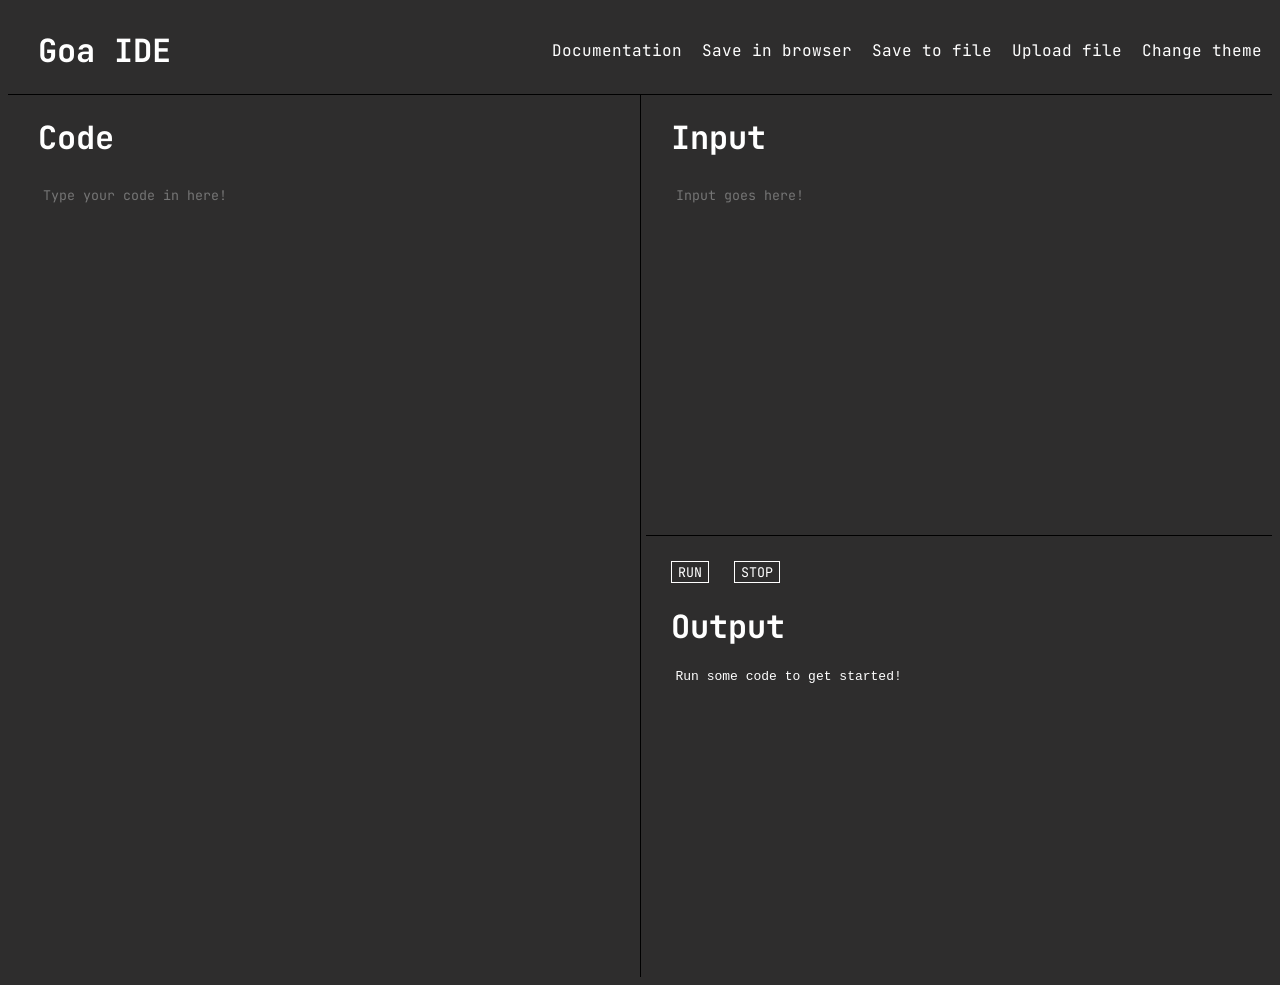
<file: index.html>
<!DOCTYPE html>
<html lang="en">
<head>
    <meta charset="UTF-8">
    <meta name="viewport" content="width=device-width, initial-scale=1.0">
    <title>Goa IDE</title>

    <link rel="icon" type="png" href="assets/Goa.png">
    <link rel="stylesheet" href="styles.css">
    <link rel="preconnect" href="https://fonts.googleapis.com">
    <link rel="preconnect" href="https://fonts.gstatic.com" crossorigin>
    <link href="https://fonts.googleapis.com/css2?family=JetBrains+Mono:ital,wght@0,100..800;1,100..800&display=swap" rel="stylesheet">
</head>
<input type="file" id="file_input" accept=".goa,.txt" style="display:none;">
<body class="ide">
    <header id="navbar">
        <h1>Goa IDE</h1>
        
        <nav>
            <a href="documentation.html">Documentation</a>
            <a>Save in browser</a>
            <a>Save to file</a>
            <a>Upload file</a>
            <a>Change theme</a>
        </nav>
    </header>

    <div id="holder">
        <div class="half" id="code">
            <h1 class="title">Code</h1>
            <textarea placeholder="Type your code in here!"></textarea>
        </div>

        <div class="half" id="right">
            <div class="quarter" id="input">
                <h1 class="title">Input</h1>
                <textarea placeholder="Input goes here!"></textarea>
            </div>

            <div class="quarter" id="output">
                <div id="button-holder">
                    <button>RUN</button>
                    <button>STOP</button>
                </div>
                <h1 class="title">Output</h1>
                <pre>Run some code to get started!</pre>
            </div>
            
        </div>
    </div>

    <script src="script.js"></script>
</body>
</html>
</file>
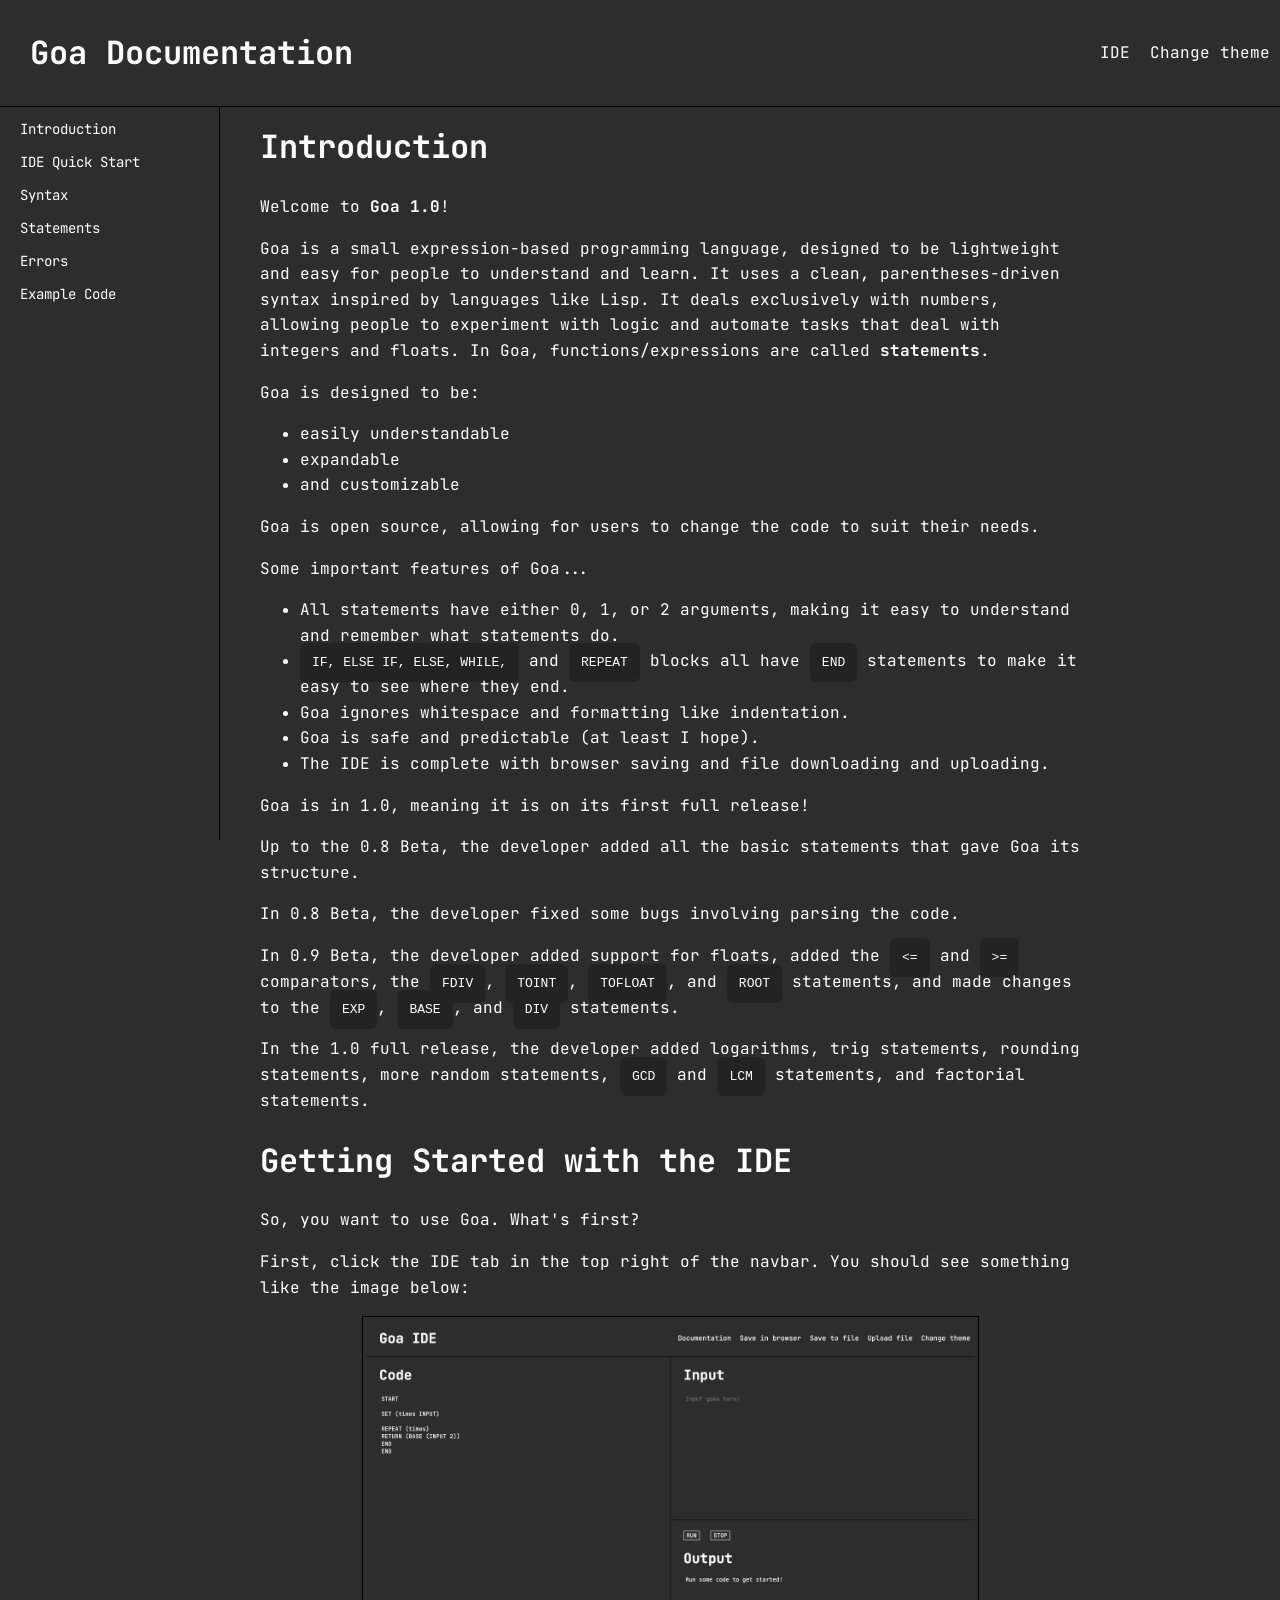
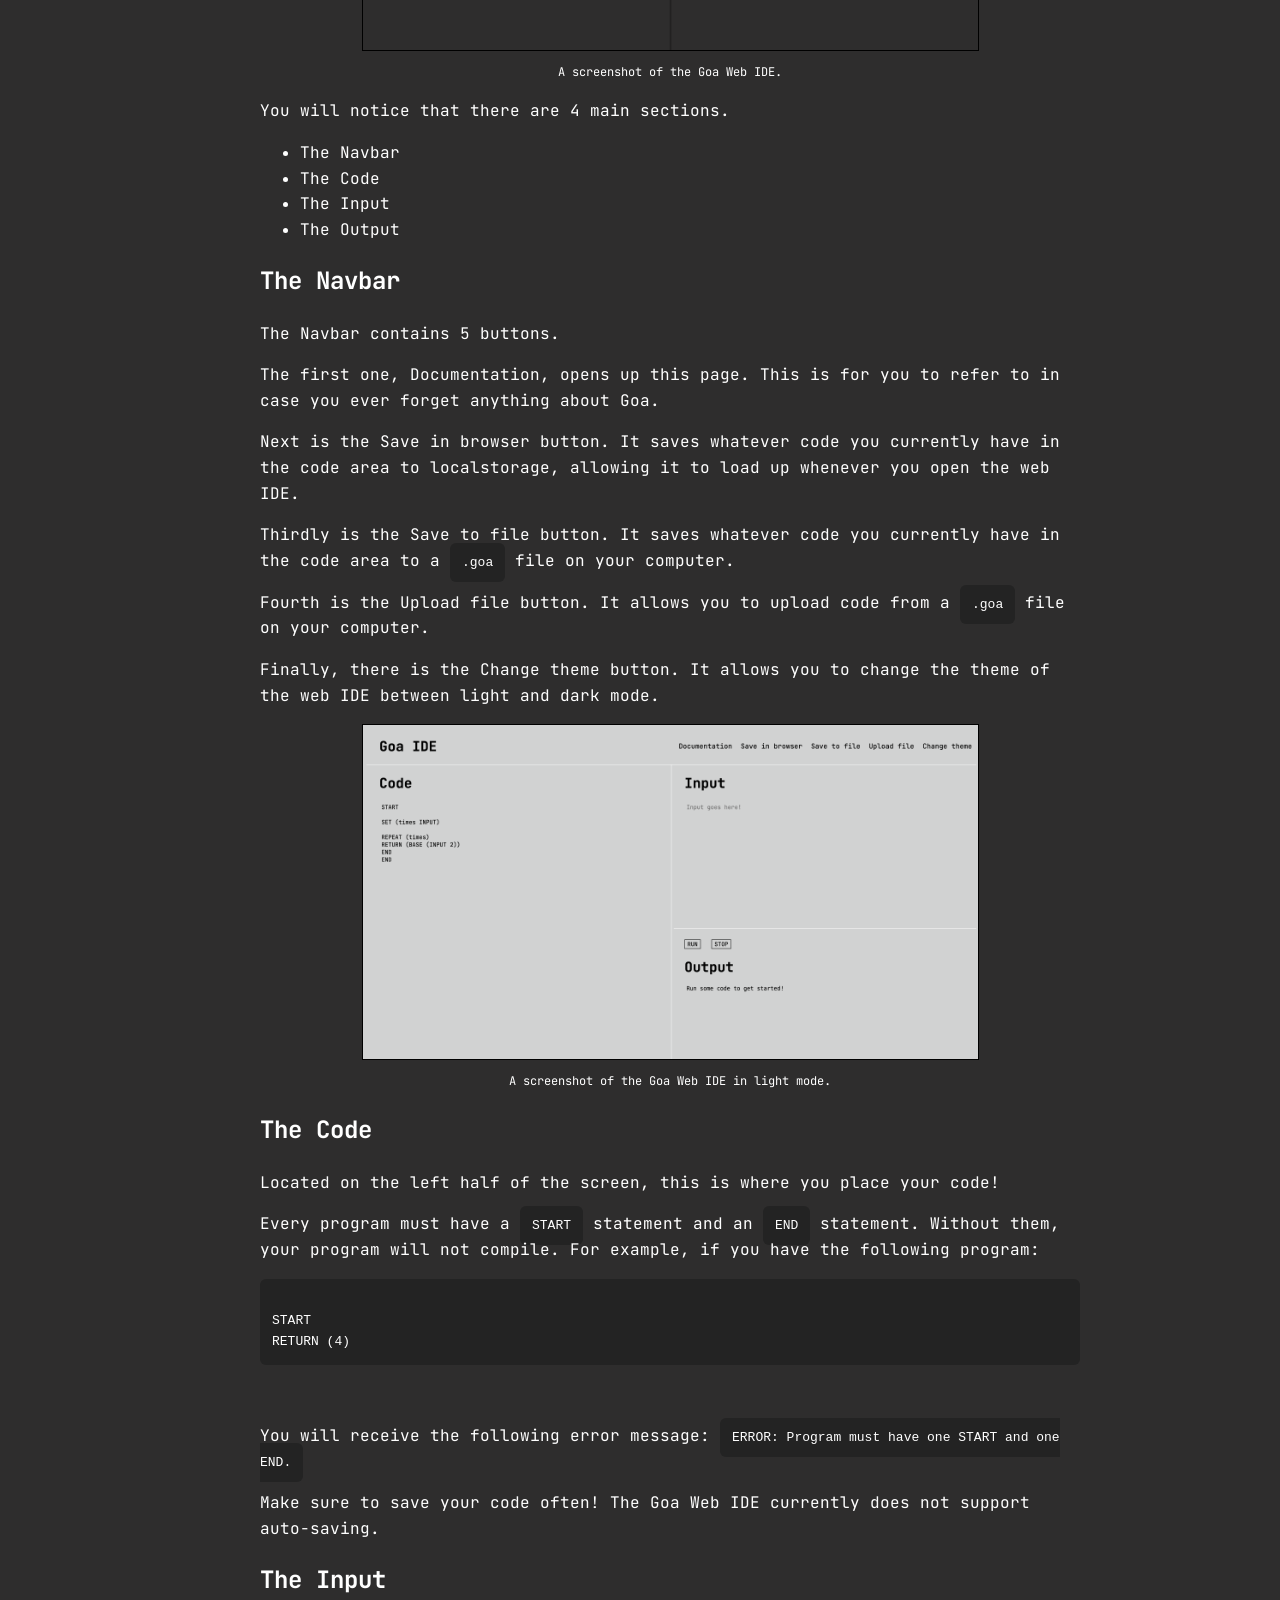
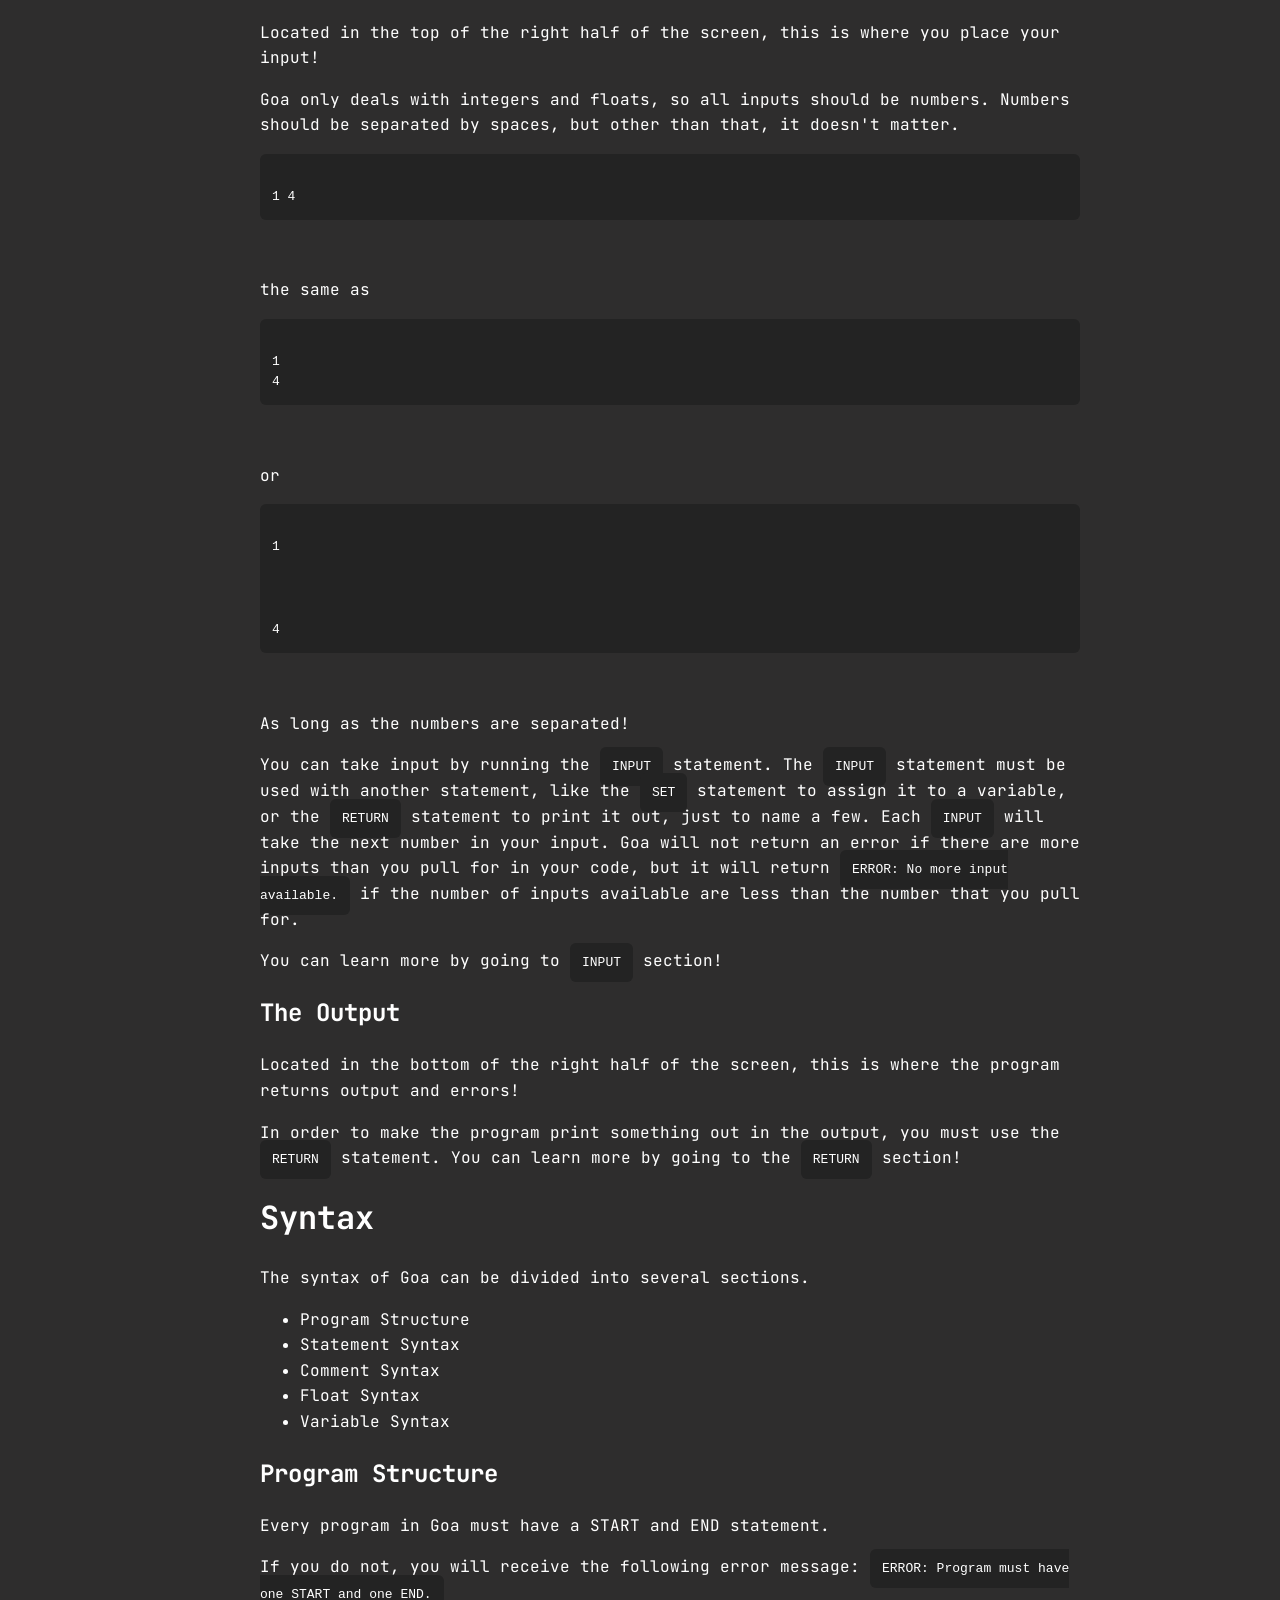
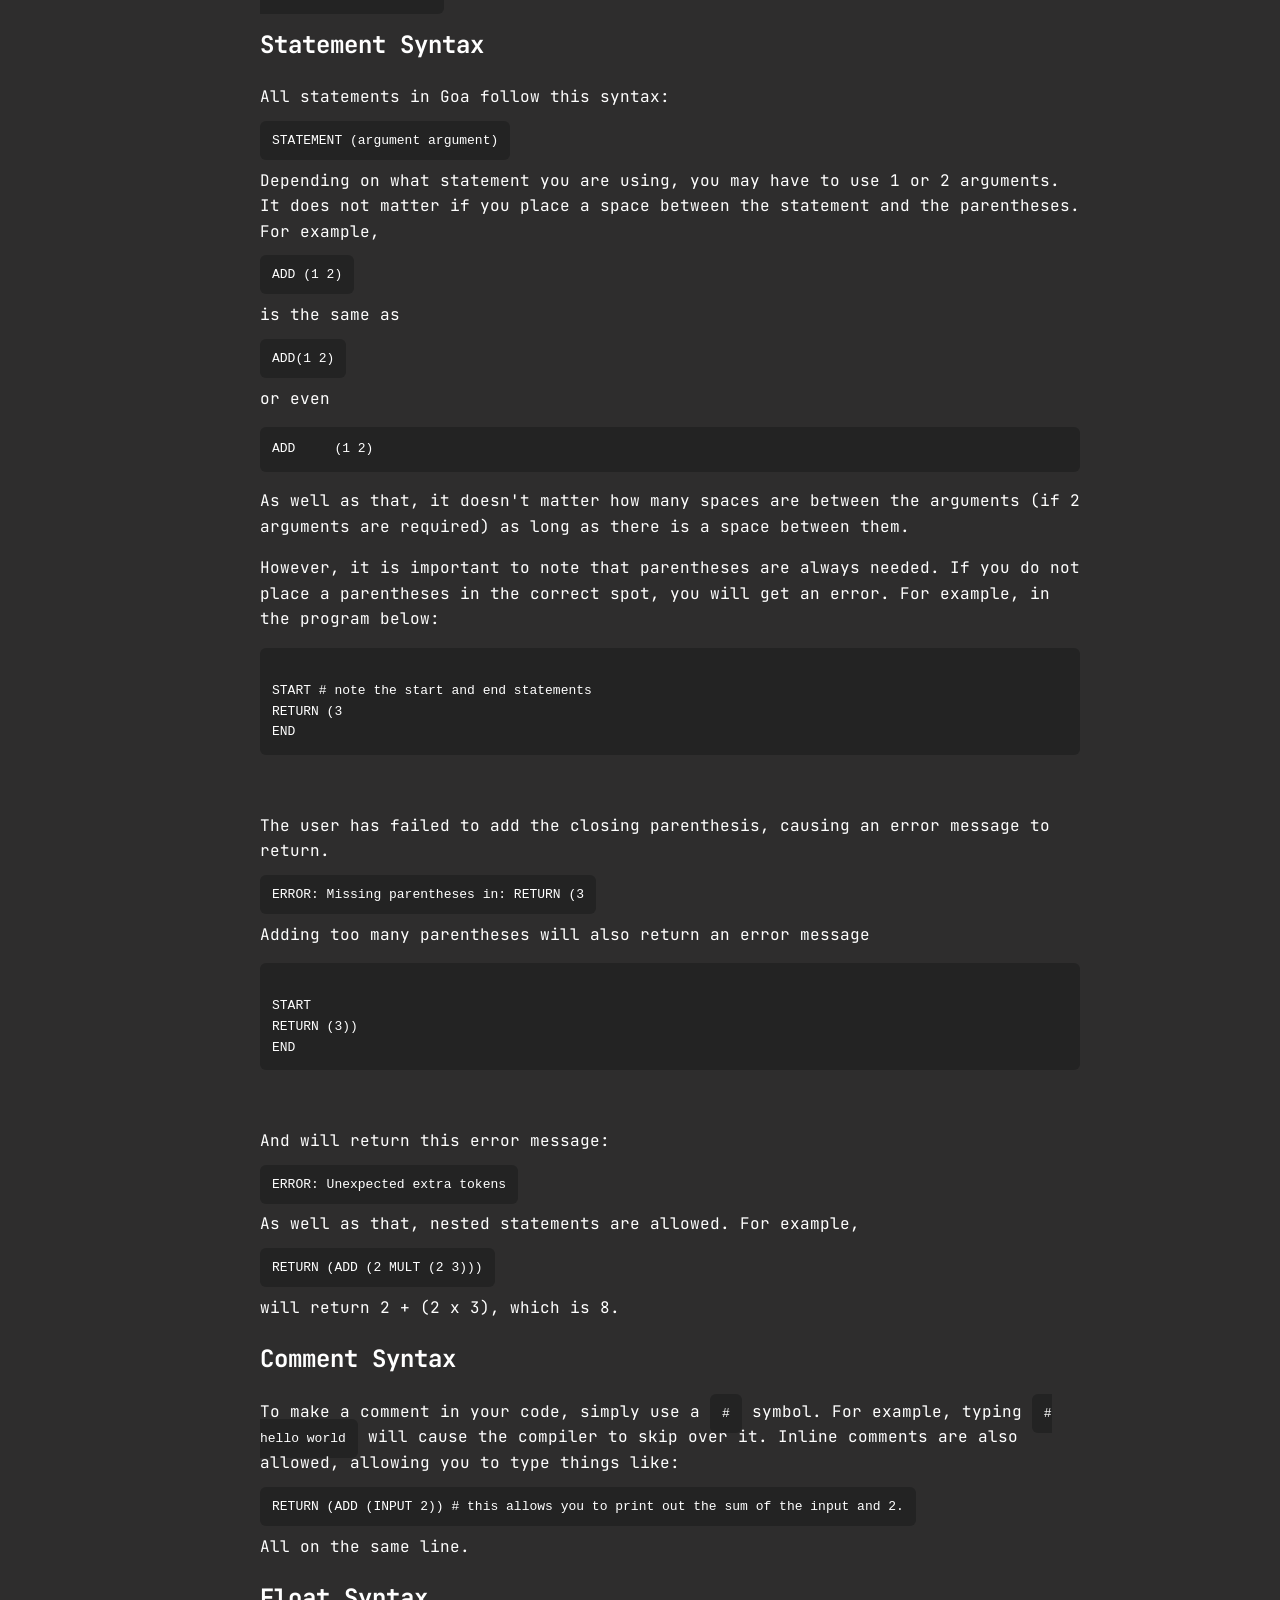
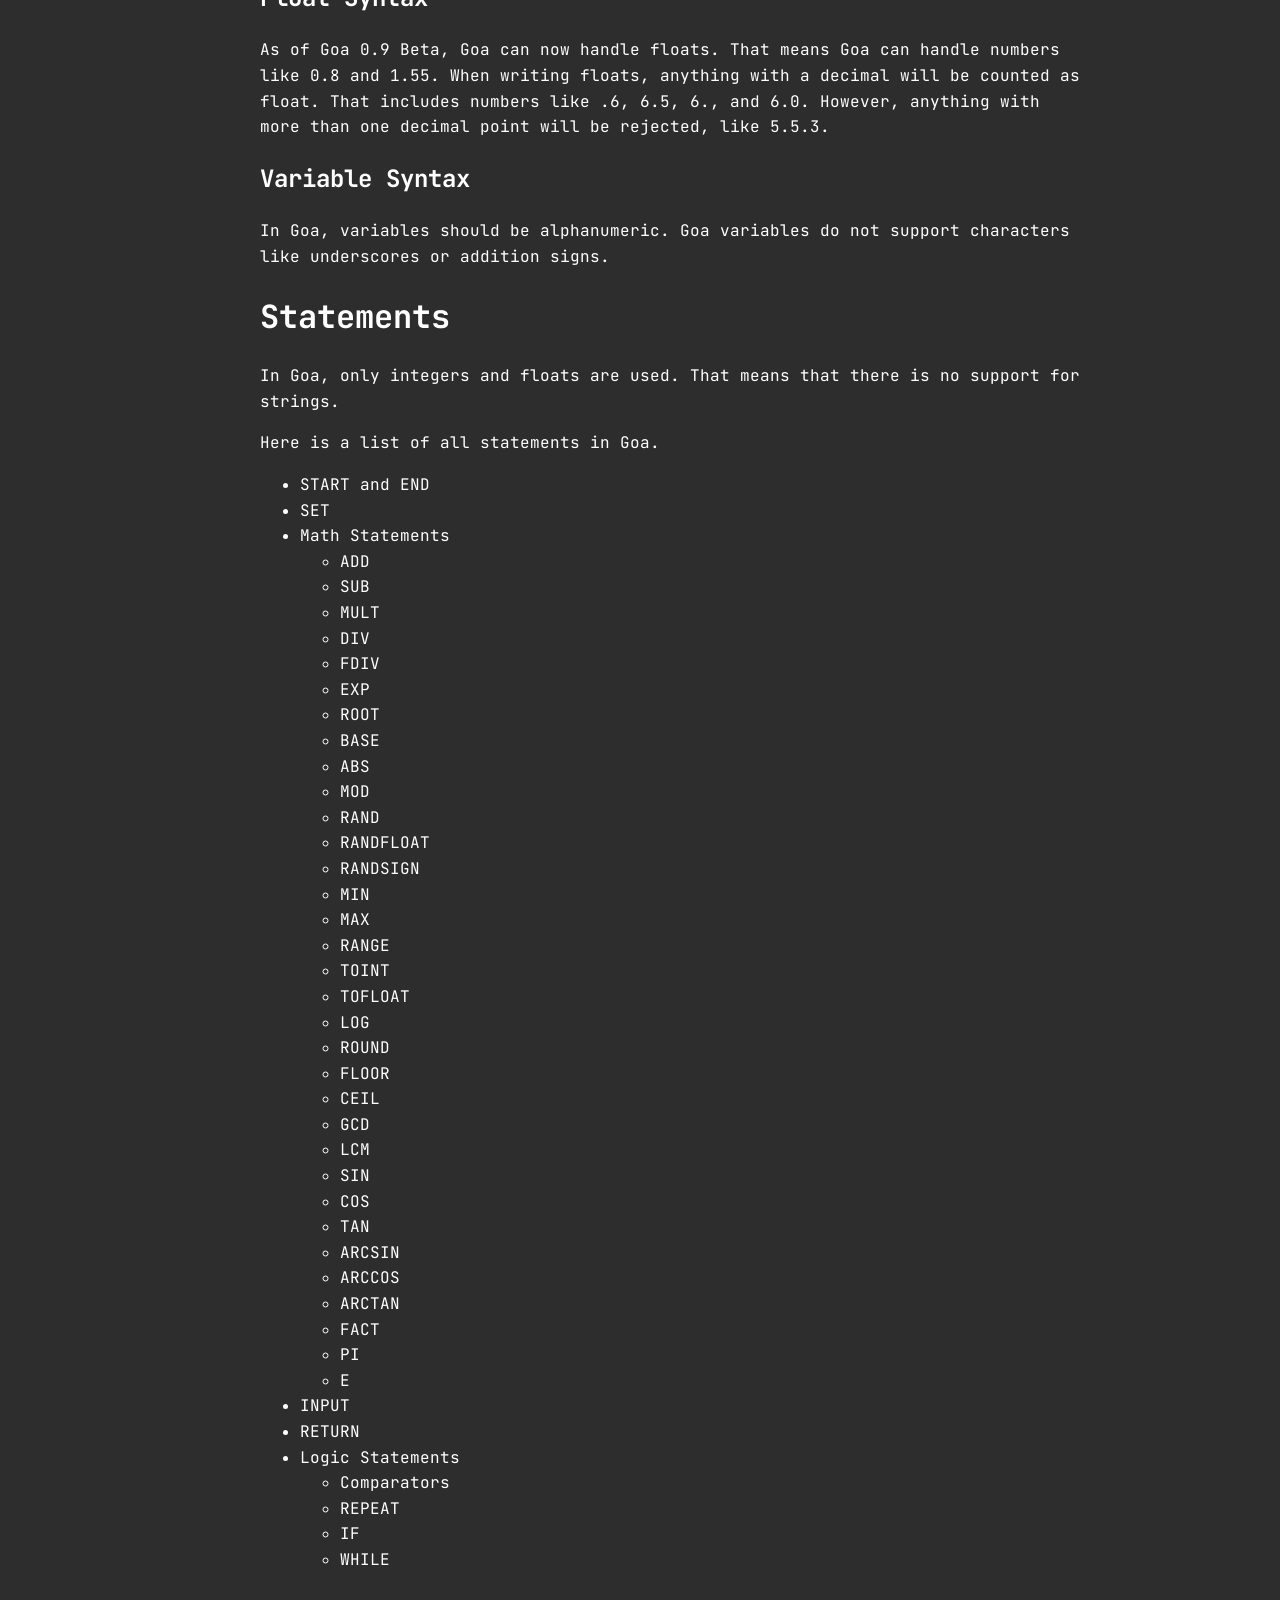
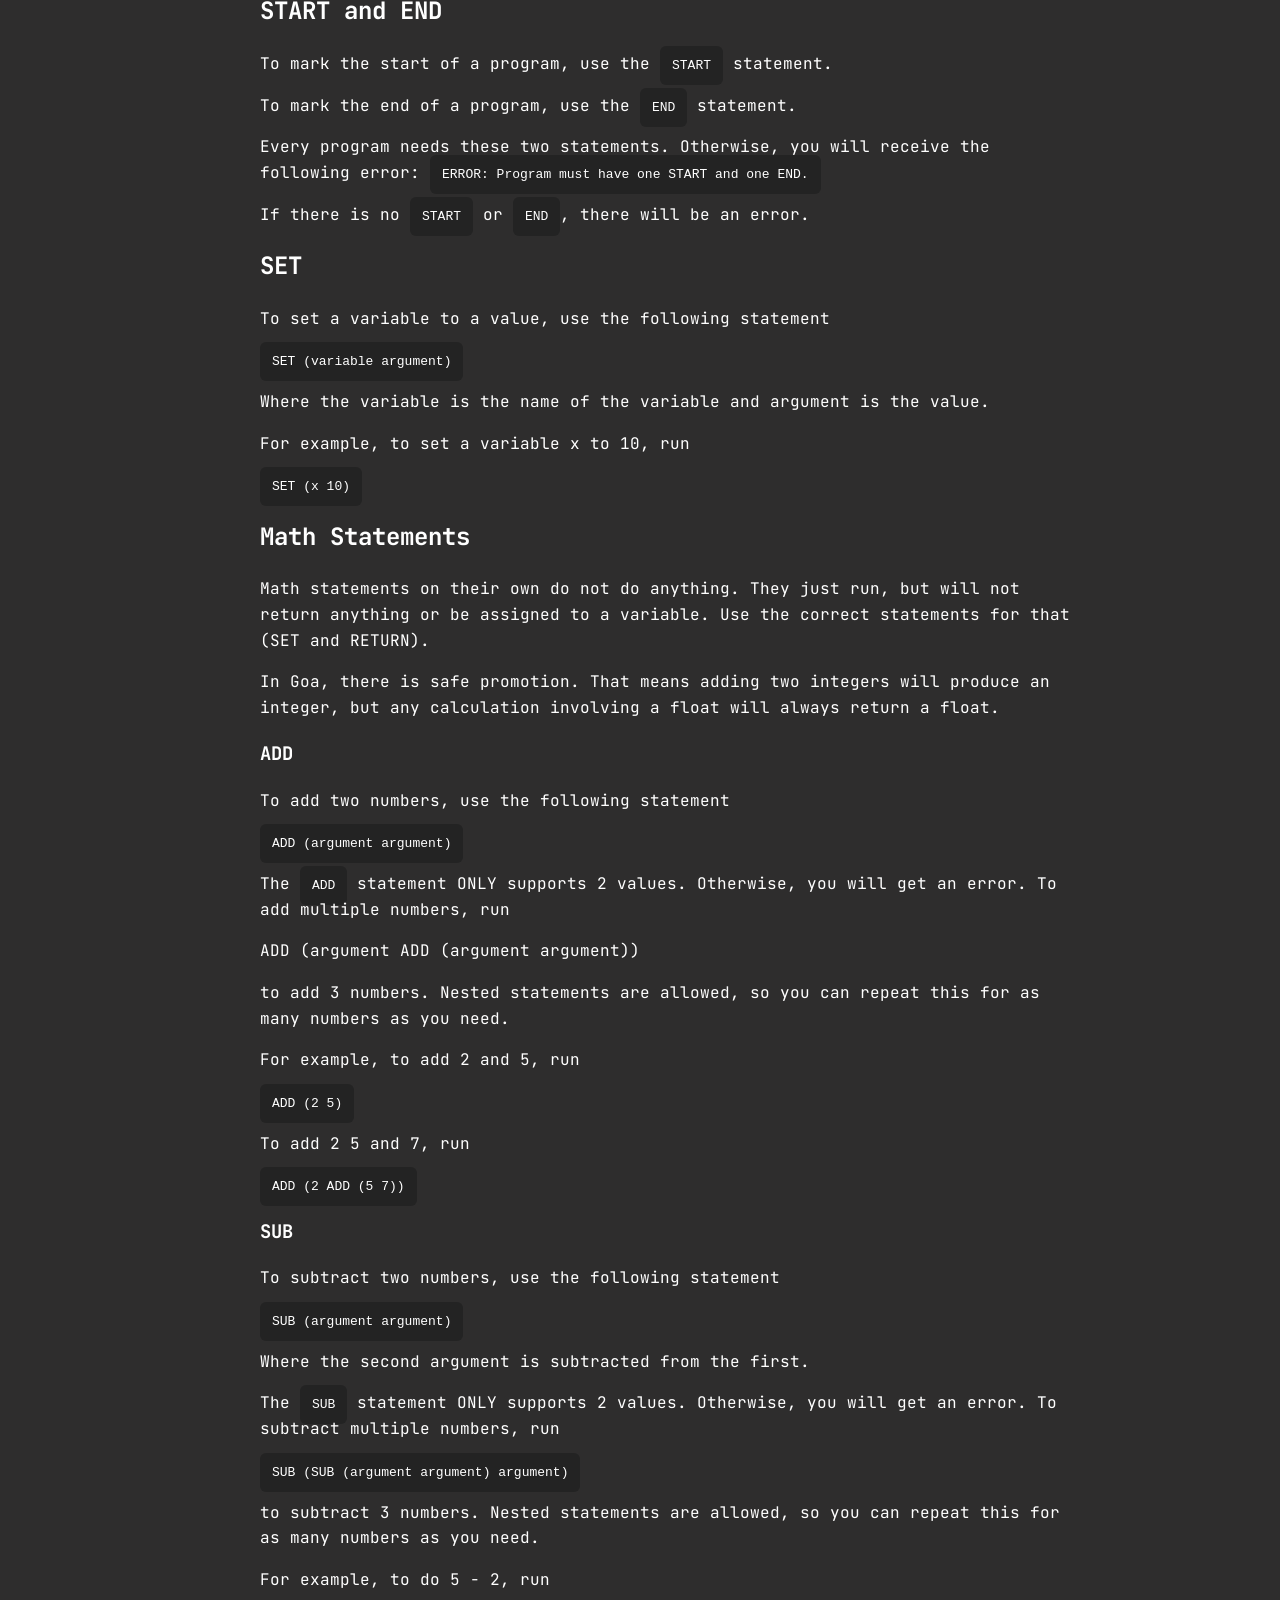
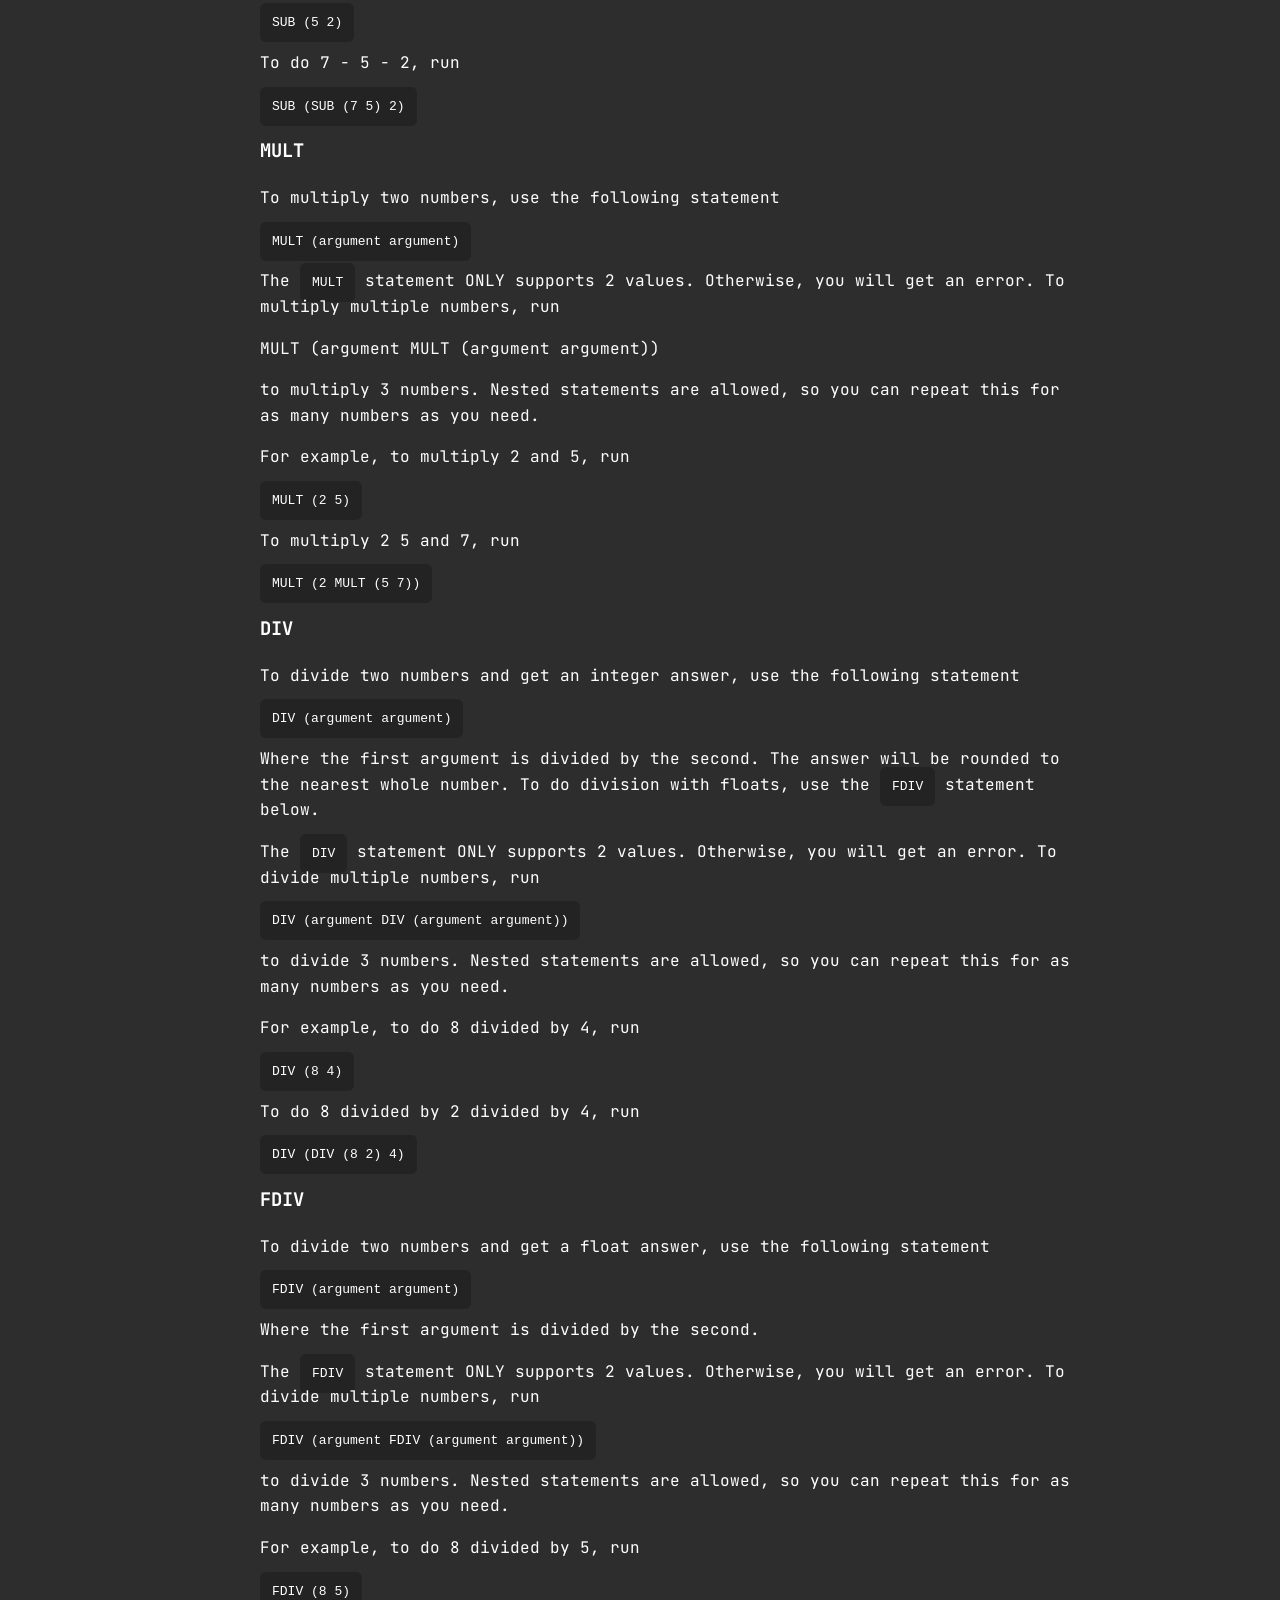
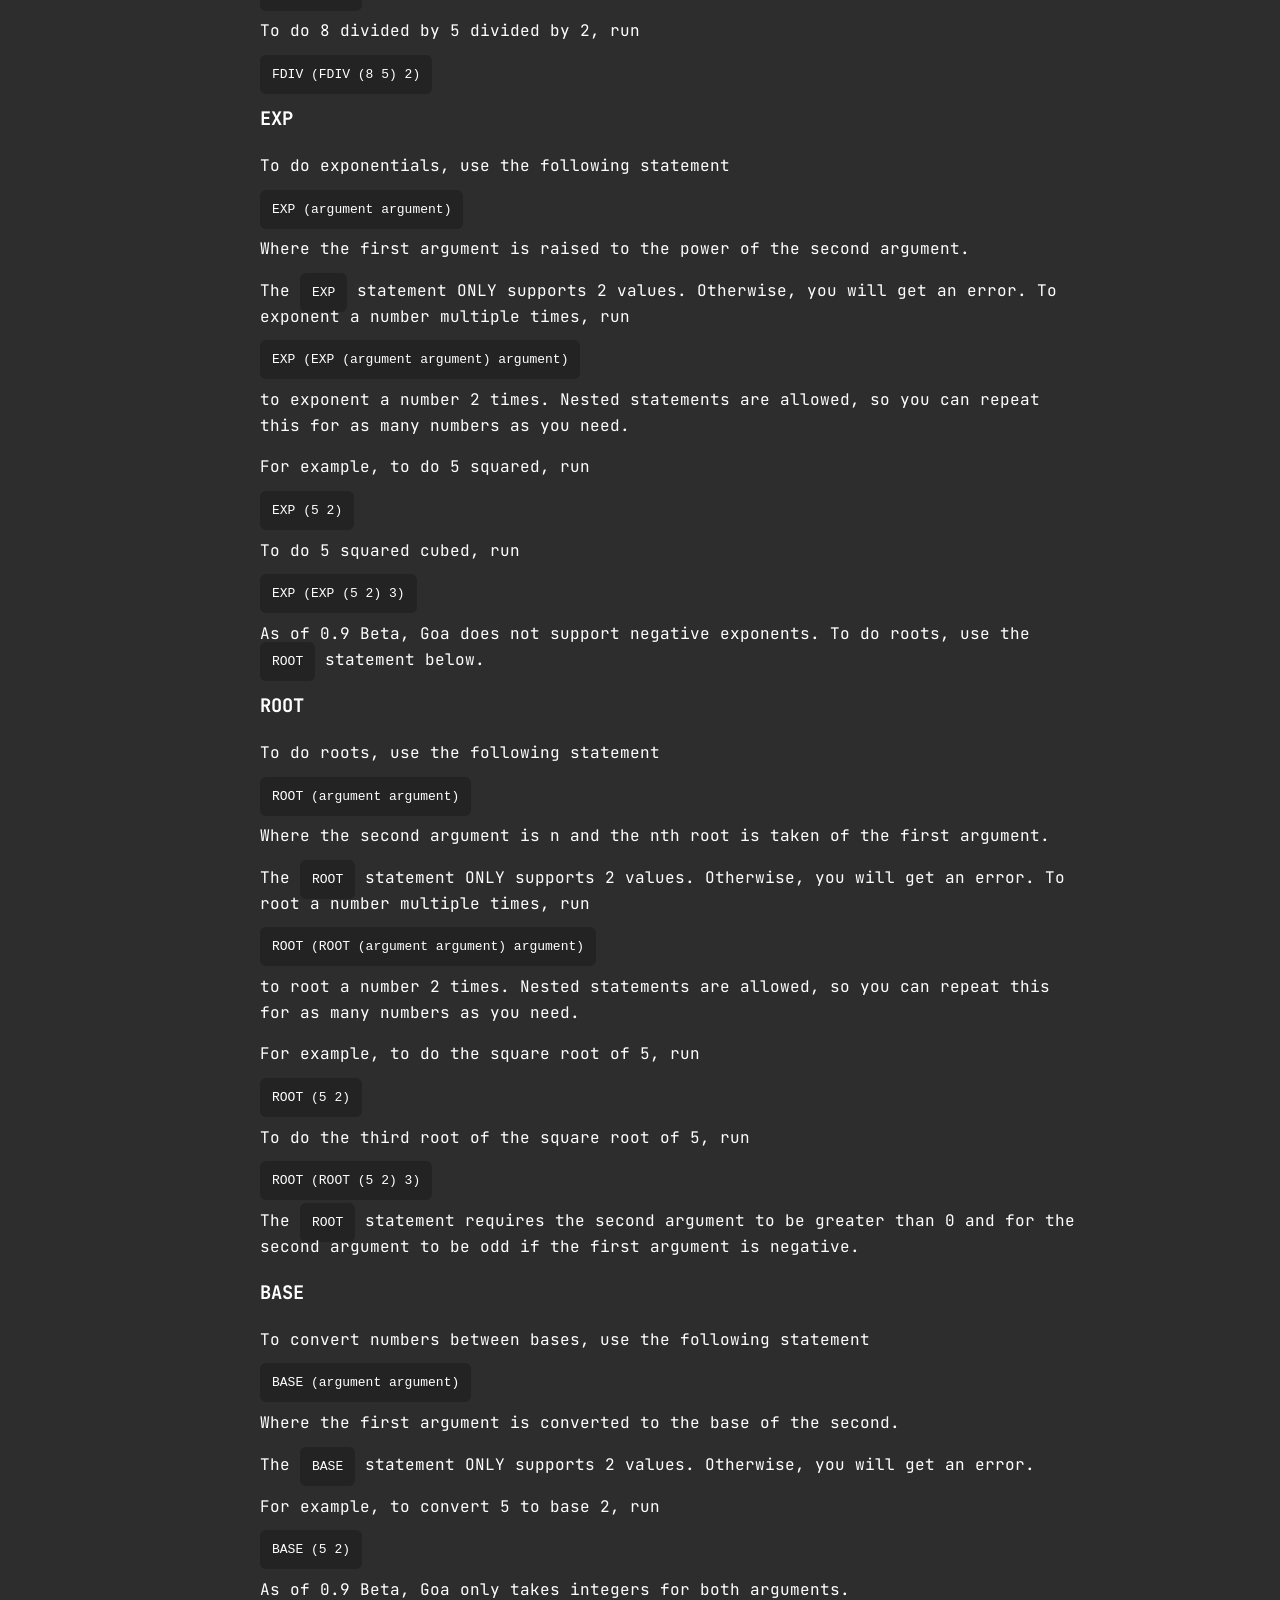
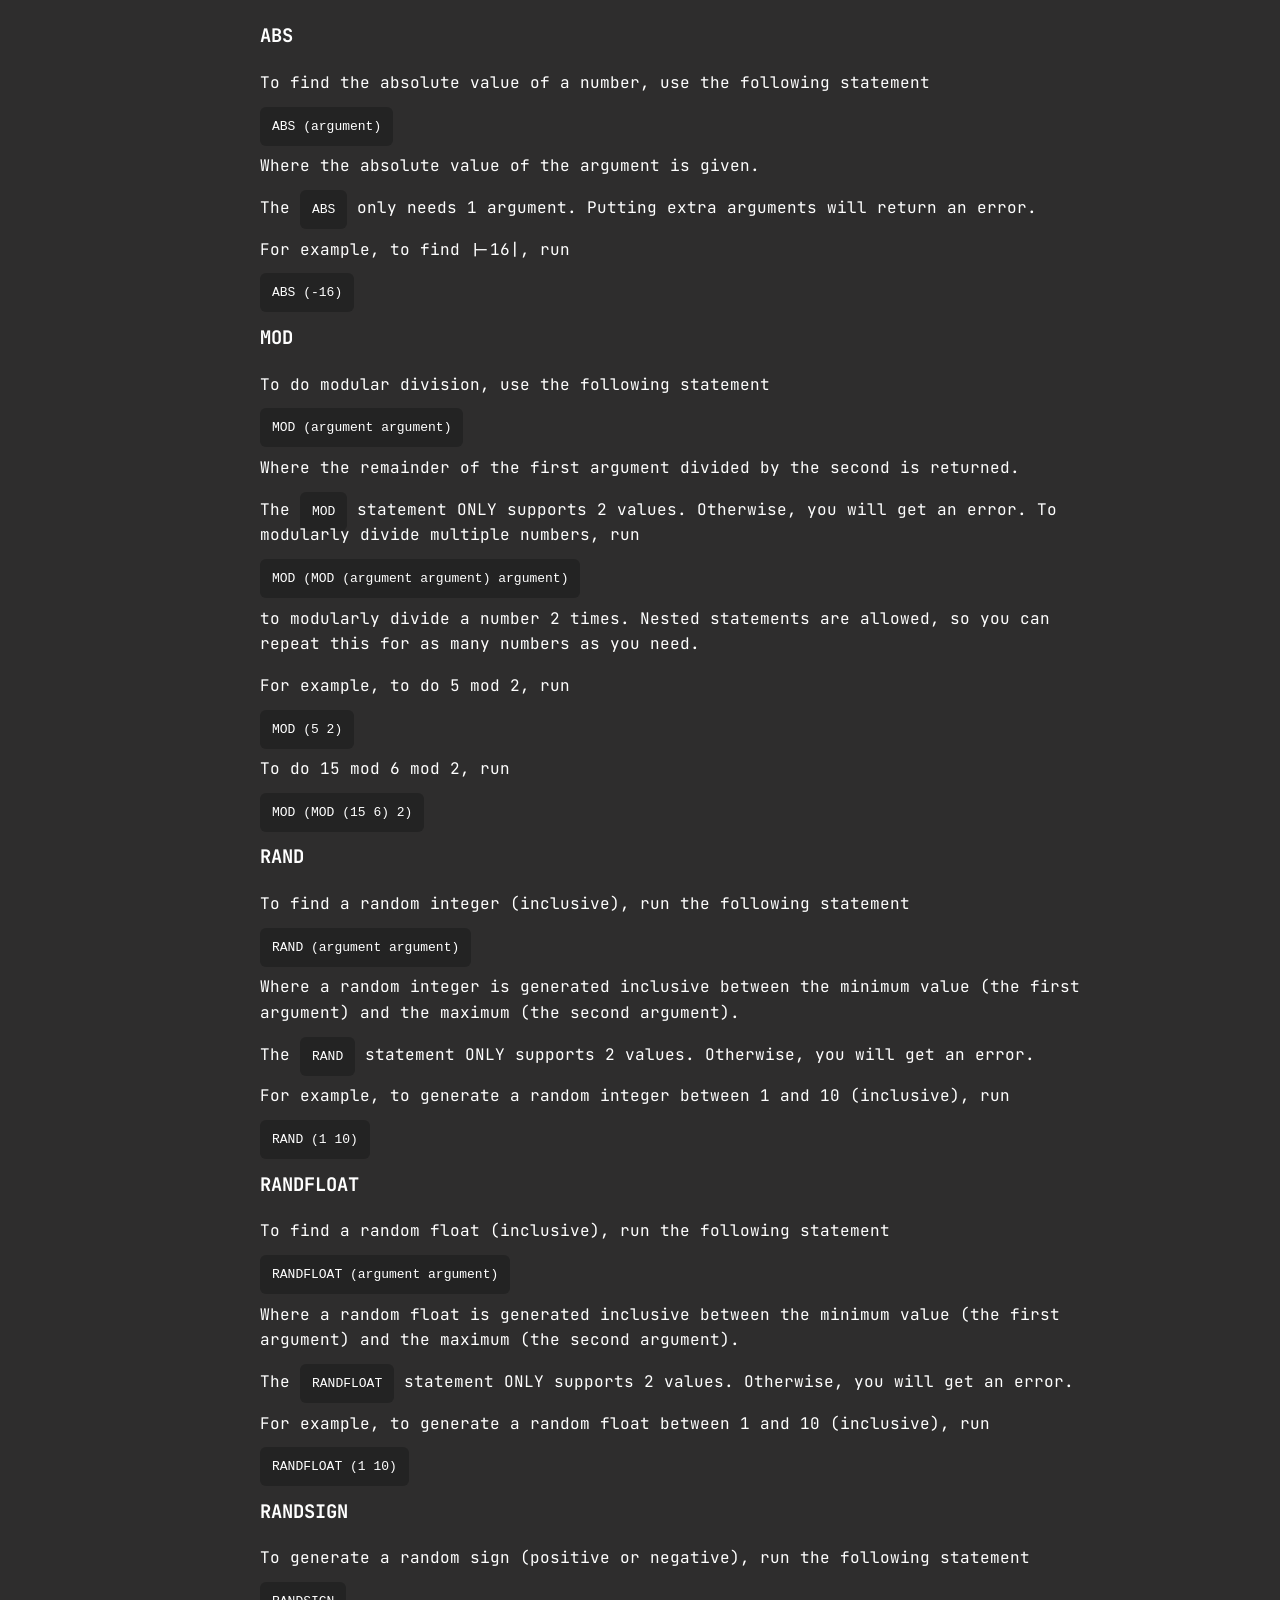
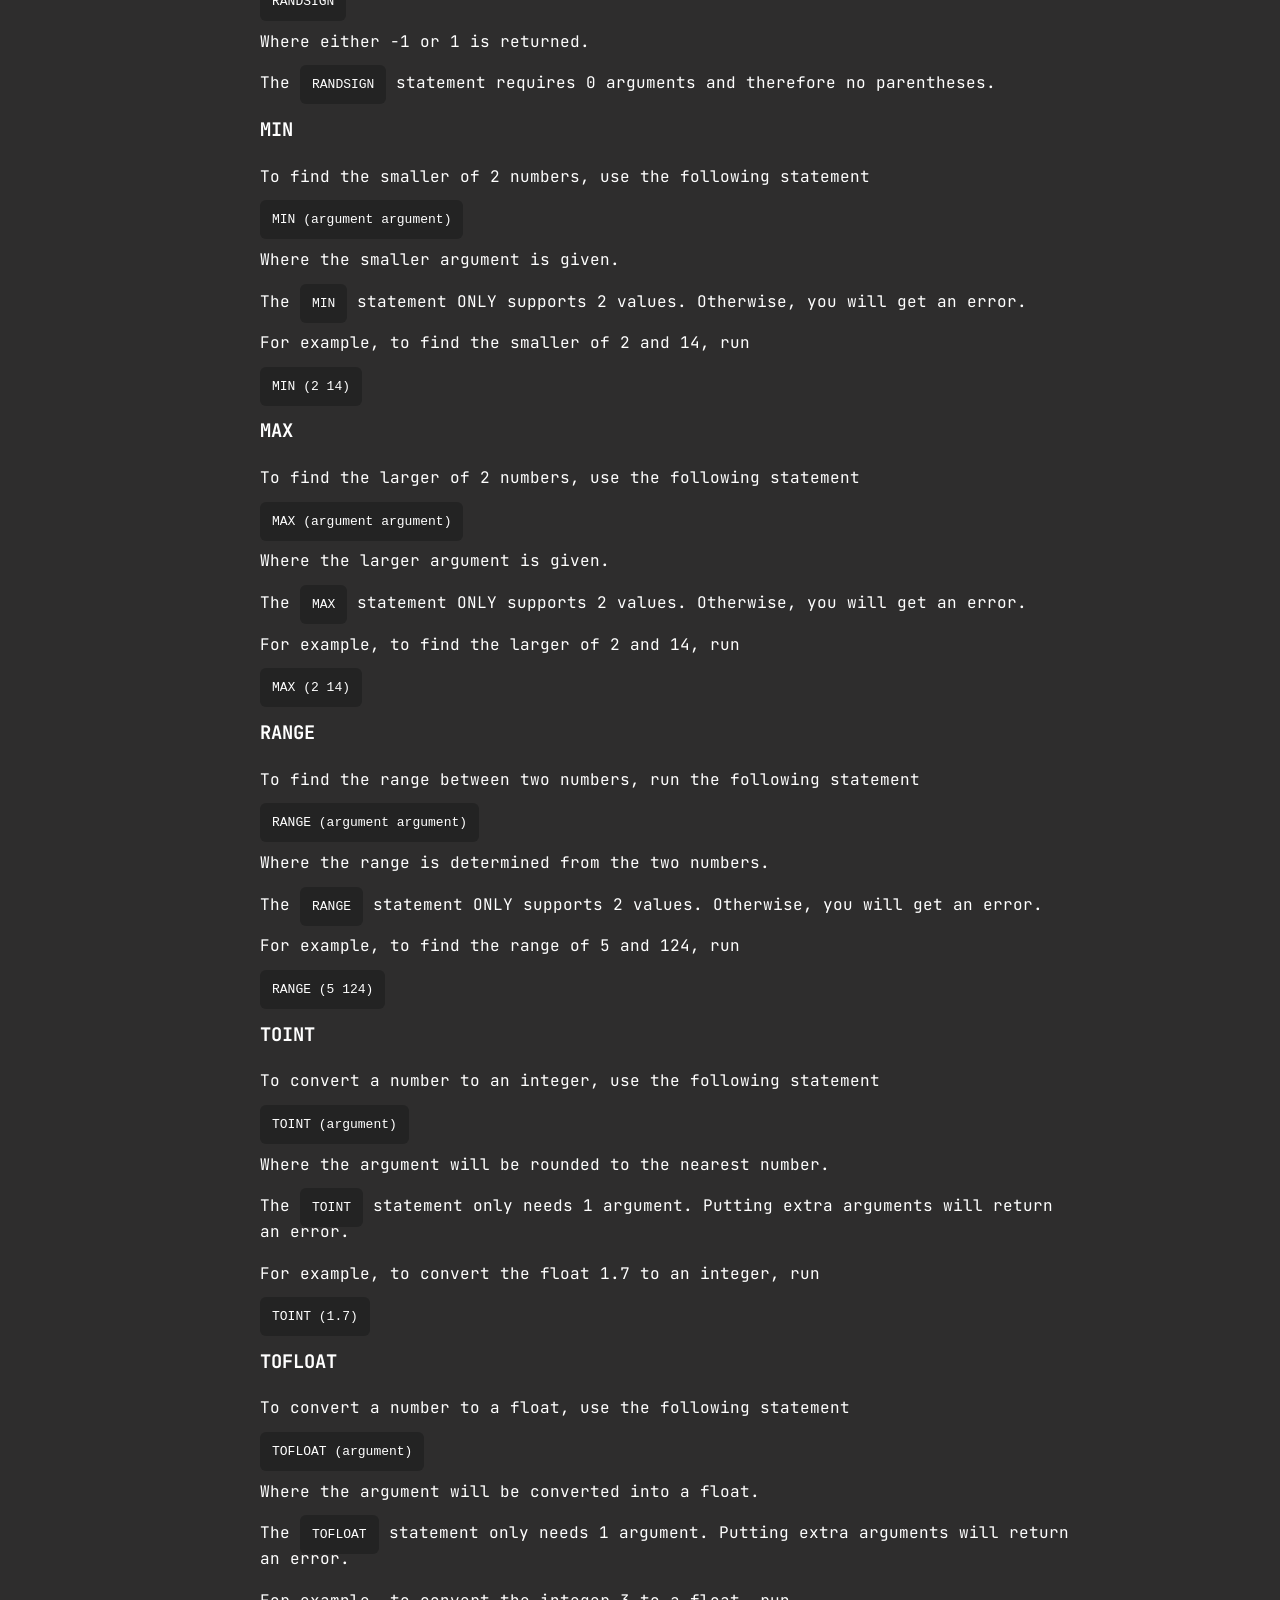
<file: documentation.html>
<!DOCTYPE html>
<html lang="en">
<head>
    <meta charset="UTF-8">
    <meta name="viewport" content="width=device-width, initial-scale=1.0">
    <title>Goa Documentation</title>

    <link rel="icon" type="png" href="assets/Goa.png">
    <link rel="stylesheet" href="styles.css">
    <link rel="preconnect" href="https://fonts.googleapis.com">
    <link rel="preconnect" href="https://fonts.gstatic.com" crossorigin>
    <link href="https://fonts.googleapis.com/css2?family=JetBrains+Mono:ital,wght@0,100..800;1,100..800&display=swap" rel="stylesheet">
</head>
<body class="doc">
    <header id="navbar">
        <h1>Goa Documentation</h1>
        
        <nav>
            <a href="index.html">IDE</a>
            <a id="themechange">Change theme</a>
        </nav>
    </header>

    <div class="sidebar">
        <nav>
            <a href="#intro">Introduction</a>
            <a href="#start">IDE Quick Start</a>
            <a href="#syntax">Syntax</a>
            <a href="#statements">Statements</a>
            <a href="#errors">Errors</a>
            <a href="#examples">Example Code</a>
        </nav>
    </div>

    <div class="content">
        <h1 id="intro" class="title">Introduction</h1>
        <p>Welcome to <strong>Goa 1.0</strong>!</p>
        <p>Goa is a small expression-based programming language, designed to be lightweight and easy for people to understand and learn. It uses a clean, parentheses-driven syntax inspired by languages like Lisp. It deals exclusively with numbers, allowing people to experiment with logic and automate tasks that deal with integers and floats. In Goa, functions/expressions are called <strong>statements</strong>.</p>
        <p>Goa is designed to be:</p>
        <ul>
            <li>easily understandable</li>
            <li>expandable</li>
            <li>and customizable</li>
        </ul>
        <p>Goa is open source, allowing for users to change the code to suit their needs.</p>
        <p>Some important features of Goa...</p>
        <ul>
            <li>All statements have either 0, 1, or 2 arguments, making it easy to understand and remember what statements do.</li>
            <li><code>IF, ELSE IF, ELSE, WHILE,</code> and <code>REPEAT</code> blocks all have <code>END</code> statements to make it easy to see where they end.</li>
            <li>Goa ignores whitespace and formatting like indentation.</li>
            <li>Goa is safe and predictable (at least I hope).</li>
            <li>The IDE is complete with browser saving and file downloading and uploading.</li>
        </ul>
        <p>Goa is in 1.0, meaning it is on its first full release!</p>
        <p>Up to the 0.8 Beta, the developer added all the basic statements that gave Goa its structure.</p>
        <p>In 0.8 Beta, the developer fixed some bugs involving parsing the code.</p>
        <p>In 0.9 Beta, the developer added support for floats, added the <code><=</code> and <code>>=</code> comparators, the <code>FDIV</code>, <code>TOINT</code>, <code>TOFLOAT</code>, and <code>ROOT</code> statements, and made changes to the <code>EXP</code>, <code>BASE</code>, and <code>DIV</code> statements.</p>
        <p>In the 1.0 full release, the developer added logarithms, trig statements, rounding statements, more random statements, <code>GCD</code> and <code>LCM</code> statements, and factorial statements.</p>
        
        <h1 id="start" class="title">Getting Started with the IDE</h1>
        <p>So, you want to use Goa. What's first?</p>
        <p>First, click the IDE tab in the top right of the navbar. You should see something like the image below:</p>
        <img src="assets/ide_screenie.png" alt="IDE screenshot">
        <p class="subtitle">A screenshot of the Goa Web IDE.</p>
        <p>You will notice that there are 4 main sections.</p>
        <ul>
            <li><a href="#navdocs">The Navbar</a></li>
            <li><a href="#codedocs">The Code</a></li>
            <li><a href="#inputdocs">The Input</a></li>
            <li><a href="#outputdocs">The Output</a></li>
        </ul>

        <h2 id="navdocs" class="title">The Navbar</h2>
        <p>The Navbar contains 5 buttons.</p>
        <p>The first one, Documentation, opens up this page. This is for you to refer to in case you ever forget anything about Goa.</p>
        <p>Next is the Save in browser button. It saves whatever code you currently have in the code area to localstorage, allowing it to load up whenever you open the web IDE.</p>
        <p>Thirdly is the Save to file button. It saves whatever code you currently have in the code area to a <code>.goa</code> file on your computer.</p>
        <p>Fourth is the Upload file button. It allows you to upload code from a <code>.goa</code> file on your computer.</p>
        <p>Finally, there is the Change theme button. It allows you to change the theme of the web IDE between light and dark mode.</p>
        <img src="assets/light_screenie.png" alt="Light mode screenshot">
        <p class="subtitle">A screenshot of the Goa Web IDE in light mode.</p>

        <h2 id="codedocs" class="title">The Code</h2>
        <p>Located on the left half of the screen, this is where you place your code!</p>
        <p>Every program must have a <code>START</code> statement and an <code>END</code> statement. Without them, your program will not compile. For example, if you have the following program:</p>
        <pre>
<code>
START 
RETURN (4)
</code>
        </pre>
        <p>You will receive the following error message: <code>ERROR: Program must have one START and one END.</code></p>
        <p>Make sure to save your code often! The Goa Web IDE currently does not support auto-saving.</p>

        <h2 id="inputdocs" class="title">The Input</h2>
        <p>Located in the top of the right half of the screen, this is where you place your input!</p>
        <p>Goa only deals with integers and floats, so all inputs should be numbers. Numbers should be separated by spaces, but other than that, it doesn't matter.</p>
        <pre>
<code>
1 4
</code>
        </pre>
        <p>the same as</p>
        <pre>
<code>
1
4
</code>
        </pre>
        <p>or</p>
        <pre>
<code>
1



4
</code>
        </pre>
        <p>As long as the numbers are separated!</p>
        <p>You can take input by running the <code>INPUT</code> statement. The <code>INPUT</code> statement must be used with another statement, like the <code>SET</code> statement to assign it to a variable, or the <code>RETURN</code> statement to print it out, just to name a few. Each <code>INPUT</code> will take the next number in your input. Goa will not return an error if there are more inputs than you pull for in your code, but it will return <code>ERROR: No more input available.</code> if the number of inputs available are less than the number that you pull for.</p>
        <p>You can learn more by going to <a href="#inputcode"><code>INPUT</code></a> section!</p>
        
        <h2 id="outputdocs" class="title">The Output</h2>
        <p>Located in the bottom of the right half of the screen, this is where the program returns output and errors!</p>
        <p>In order to make the program print something out in the output, you must use the <code>RETURN</code> statement. You can learn more by going to the <a href="#returncode"><code>RETURN</code></a> section!</p>
    
        <h1 id="syntax" class="title">Syntax</h1>
        <p>The syntax of Goa can be divided into several sections.</p>
        <ul>
            <li><a href="#programstructure">Program Structure</a></li>
            <li><a href="#statesyn">Statement Syntax</a></li>
            <li><a href="#comsyn">Comment Syntax</a></li>
            <li><a href="#floatsyn">Float Syntax</a></li>
            <li><a href="#varsyn">Variable Syntax</a></li>
        </ul>

        <h2 id="programstructure" class="title">Program Structure</h2>
        <p>Every program in Goa must have a START and END statement.</p> 
        <p>If you do not, you will receive the following error message: <code>ERROR: Program must have one START and one END.</code></p>

        <h2 id="statesyn" class="title">Statement Syntax</h2>
        <p>All statements in Goa follow this syntax: </p>
        <code>STATEMENT (argument argument)</code>
        <p>Depending on what statement you are using, you may have to use 1 or 2 arguments. It does not matter if you place a space between the statement and the parentheses. For example, </p>
        <code>ADD (1 2)</code>
        <p>is the same as</p>
        <code>ADD(1 2)</code>
        <p>or even</p>
        <pre><code>ADD     (1 2)</code></pre>
        <p>As well as that, it doesn't matter how many spaces are between the arguments (if 2 arguments are required) as long as there is a space between them.</p>
        <p>However, it is important to note that parentheses are always needed. If you do not place a parentheses in the correct spot, you will get an error. For example, in the program below: </p>
        <pre>
<code>
START # note the start and end statements
RETURN (3
END
</code>
        </pre>
        <p>The user has failed to add the closing parenthesis, causing an error message to return.</p>
        <code>ERROR: Missing parentheses in: RETURN (3</code>
        <p>Adding too many parentheses will also return an error message</p>
        <pre>
<code>
START
RETURN (3))
END
</code>
        </pre>
        <p>And will return this error message: </p>
        <code>ERROR: Unexpected extra tokens</code>
        <p>As well as that, nested statements are allowed. For example, </p>
        <code>RETURN (ADD (2 MULT (2 3)))</code>
        <p>will return 2 + (2 x 3), which is 8.</p>

        <h2 id="comsyn" class="title">Comment Syntax</h2>
        <p>To make a comment in your code, simply use a <code>#</code> symbol. For example, typing <code># hello world</code> will cause the compiler to skip over it. Inline comments are also allowed, allowing you to type things like: </p>
        <code>RETURN (ADD (INPUT 2)) # this allows you to print out the sum of the input and 2.</code> 
        <p>All on the same line.</p>

        <h2 id="floatsyn" class="title">Float Syntax</h2>
        <p>As of Goa 0.9 Beta, Goa can now handle floats. That means Goa can handle numbers like 0.8 and 1.55. When writing floats, anything with a decimal will be counted as float. That includes numbers like .6, 6.5, 6., and 6.0. However, anything with more than one decimal point will be rejected, like 5.5.3. </p>

        <h2 id="varsyn" class="title">Variable Syntax</h2>
        <p>In Goa, variables should be alphanumeric. Goa variables do not support characters like underscores or addition signs. </p>

        <h1 id="statements" class="title">Statements</h1>
        <p>In Goa, only integers and floats are used. That means that there is no support for strings.</p>
        <p>Here is a list of all statements in Goa.</p>
        <ul>
            <li><a href="#startendcode">START and END</a></li>
            <li><a href="#setcode">SET</a></li>
            <li><a href="#mathcode">Math Statements</a></li>
            <ul>
                <li><a href="#addcode">ADD</a></li>
                <li><a href="#subcode">SUB</a></li>
                <li><a href="#multcode">MULT</a></li>
                <li><a href="#divcode">DIV</a></li>
                <li><a href="#fdivcode">FDIV</a></li>
                <li><a href="#expcode">EXP</a></li>
                <li><a href="#rootcode">ROOT</a></li>
                <li><a href="#basecode">BASE</a></li>
                <li><a href="#abscode">ABS</a></li>
                <li><a href="#modcode">MOD</a></li>
                <li><a href="#randcode">RAND</a></li>
                <li><a href="#randfloatcode">RANDFLOAT</a></li>
                <li><a href="#randsigncode">RANDSIGN</a></li>
                <li><a href="#mincode">MIN</a></li>
                <li><a href="#maxcode">MAX</a></li>
                <li><a href="#rangecode">RANGE</a></li>
                <li><a href="#tointcode">TOINT</a></li>
                <li><a href="#tofloatcode">TOFLOAT</a></li>
                <li><a href="#logcode">LOG</a></li>
                <li><a href="#roundcode">ROUND</a></li>
                <li><a href="#floorcode">FLOOR</a></li>
                <li><a href="#ceilcode">CEIL</a></li>
                <li><a href="#gcdcode">GCD</a></li>
                <li><a href="#lcmcode">LCM</a></li>
                <li><a href="#sincode">SIN</a></li>
                <li><a href="#coscode">COS</a></li>
                <li><a href="#tancode">TAN</a></li>
                <li><a href="#arcsincode">ARCSIN</a></li>
                <li><a href="#arccoscode">ARCCOS</a></li>
                <li><a href="#arctancode">ARCTAN</a></li>
                <li><a href="#factcode">FACT</a></li>
                <li><a href="#picode">PI</a></li>
                <li><a href="#ecode">E</a></li>
            </ul>
            <li><a href="#inputcode">INPUT</a></li>
            <li><a href="#returncode">RETURN</a></li>
            <li><a href="#logiccode">Logic Statements</a></li>
            <ul>
                <li><a href="#compcode">Comparators</a></li>
                <li><a href="#repeatcode">REPEAT</a></li>
                <li><a href="#ifcode">IF</a></li>
                <li><a href="#whilecode">WHILE</a></li>
            </ul>
        </ul>

        <h2 id="startendcode" class="title">START and END</h2>
        <p>To mark the start of a program, use the <code>START</code> statement.</p>
        <p>To mark the end of a program, use the <code>END</code> statement.</p>
        <p>Every program needs these two statements. Otherwise, you will receive the following error: <code>ERROR: Program must have one START and one END.</code></p>
        <p>If there is no <code>START</code> or <code>END</code>, there will be an error.</p>

        <h2 id="setcode" class="title">SET</h2>
        <p>To set a variable to a value, use the following statement</p>
        <code>SET (variable argument)</code>
        <p>Where the variable is the name of the variable and argument is the value.</p>
        <p>For example, to set a variable x to 10, run</p>
        <code>SET (x 10)</code>

        <h2 id="mathcode" class="title">Math Statements</h2>
        <p>Math statements on their own do not do anything. They just run, but will not return anything or be assigned to a variable. Use the correct statements for that (<a href="#setcode">SET</a> and <a href="#returncode">RETURN</a>).</p>
        <p>In Goa, there is safe promotion. That means adding two integers will produce an integer, but any calculation involving a float will always return a float. </p>

        <h3 id="addcode" class="title">ADD</h3>
        <p>To add two numbers, use the following statement</p>
        <code>ADD (argument argument)</code>
        <p>The <code>ADD</code> statement ONLY supports 2 values. Otherwise, you will get an error. To add multiple numbers, run</p>
        <p>ADD (argument ADD (argument argument))</p>
        <p>to add 3 numbers. Nested statements are allowed, so you can repeat this for as many numbers as you need. </p>
        <p>For example, to add 2 and 5, run</p>
        <code>ADD (2 5)</code>
        <p>To add 2 5 and 7, run</p>
        <code>ADD (2 ADD (5 7))</code>

        <h3 id="subcode" class="title">SUB</h3>
        <p>To subtract two numbers, use the following statement</p>
        <code>SUB (argument argument)</code>
        <p>Where the second argument is subtracted from the first.</p>
        <p>The <code>SUB</code> statement ONLY supports 2 values. Otherwise, you will get an error. To subtract multiple numbers, run</p>
        <code>SUB (SUB (argument argument) argument)</code>
        <p>to subtract 3 numbers. Nested statements are allowed, so you can repeat this for as many numbers as you need. </p>
        <p>For example, to do 5 - 2, run</p>
        <code>SUB (5 2)</code>
        <p>To do 7 - 5 - 2, run</p>
        <code>SUB (SUB (7 5) 2)</code>

        <h3 id="multcode" class="title">MULT</h3>
        <p>To multiply two numbers, use the following statement</p>
        <code>MULT (argument argument)</code>
        <p>The <code>MULT</code> statement ONLY supports 2 values. Otherwise, you will get an error. To multiply multiple numbers, run</p>
        <p>MULT (argument MULT (argument argument))</p>
        <p>to multiply 3 numbers. Nested statements are allowed, so you can repeat this for as many numbers as you need. </p>
        <p>For example, to multiply 2 and 5, run</p>
        <code>MULT (2 5)</code>
        <p>To multiply 2 5 and 7, run</p>
        <code>MULT (2 MULT (5 7))</code>

        <h3 id="divcode" class="title">DIV</h3>
        <p>To divide two numbers and get an integer answer, use the following statement</p>
        <code>DIV (argument argument)</code>
        <p>Where the first argument is divided by the second. The answer will be rounded to the nearest whole number. To do division with floats, use the <code>FDIV</code> statement below.</p>
        <p>The <code>DIV</code> statement ONLY supports 2 values. Otherwise, you will get an error. To divide multiple numbers, run</p>
        <code>DIV (argument DIV (argument argument))</code>
        <p>to divide 3 numbers. Nested statements are allowed, so you can repeat this for as many numbers as you need. </p>
        <p>For example, to do 8 divided by 4, run</p>
        <code>DIV (8 4)</code>
        <p>To do 8 divided by 2 divided by 4, run</p>
        <code>DIV (DIV (8 2) 4)</code>

        <h3 id="fdivcode" class="title">FDIV</h3>
        <p>To divide two numbers and get a float answer, use the following statement</p>
        <code>FDIV (argument argument)</code>
        <p>Where the first argument is divided by the second.</p>
        <p>The <code>FDIV</code> statement ONLY supports 2 values. Otherwise, you will get an error. To divide multiple numbers, run</p>
        <code>FDIV (argument FDIV (argument argument))</code>
        <p>to divide 3 numbers. Nested statements are allowed, so you can repeat this for as many numbers as you need. </p>
        <p>For example, to do 8 divided by 5, run</p>
        <code>FDIV (8 5)</code>
        <p>To do 8 divided by 5 divided by 2, run</p>
        <code>FDIV (FDIV (8 5) 2)</code>

        <h3 id="expcode" class="title">EXP</h3>
        <p>To do exponentials, use the following statement</p>
        <code>EXP (argument argument)</code>
        <p>Where the first argument is raised to the power of the second argument.</p>
        <p>The <code>EXP</code> statement ONLY supports 2 values. Otherwise, you will get an error. To exponent a number multiple times, run</p>
        <code>EXP (EXP (argument argument) argument)</code>
        <p>to exponent a number 2 times. Nested statements are allowed, so you can repeat this for as many numbers as you need. </p>
        <p>For example, to do 5 squared, run</p>
        <code>EXP (5 2)</code>
        <p>To do 5 squared cubed, run</p>
        <code>EXP (EXP (5 2) 3)</code>
        <p>As of 0.9 Beta, Goa does not support negative exponents. To do roots, use the <code>ROOT</code> statement below.</p>

        <h3 id="rootcode" class="title">ROOT</h3>
        <p>To do roots, use the following statement</p>
        <code>ROOT (argument argument)</code>
        <p>Where the second argument is n and the nth root is taken of the first argument.</p>
        <p>The <code>ROOT</code> statement ONLY supports 2 values. Otherwise, you will get an error. To root a number multiple times, run</p>
        <code>ROOT (ROOT (argument argument) argument)</code>
        <p>to root a number 2 times. Nested statements are allowed, so you can repeat this for as many numbers as you need. </p>
        <p>For example, to do the square root of 5, run</p>
        <code>ROOT (5 2)</code>
        <p>To do the third root of the square root of 5, run</p>
        <code>ROOT (ROOT (5 2) 3)</code>
        <p>The <code>ROOT</code> statement requires the second argument to be greater than 0 and for the second argument to be odd if the first argument is negative.</p>

        <h3 id="basecode" class="title">BASE</h3>
        <p>To convert numbers between bases, use the following statement</p>
        <code>BASE (argument argument)</code>
        <p>Where the first argument is converted to the base of the second.</p>
        <p>The <code>BASE</code> statement ONLY supports 2 values. Otherwise, you will get an error.</p>
        <p>For example, to convert 5 to base 2, run</p>
        <code>BASE (5 2)</code>
        <p>As of 0.9 Beta, Goa only takes integers for both arguments.</p>

        <h3 id="abscode" class="title">ABS</h3>
        <p>To find the absolute value of a number, use the following statement</p>
        <code>ABS (argument)</code>
        <p>Where the absolute value of the argument is given.</p>
        <p>The <code>ABS</code> only needs 1 argument. Putting extra arguments will return an error. </p>
        <p>For example, to find |-16|, run</p>
        <code>ABS (-16)</code>

        <h3 id="modcode" class="title">MOD</h3>
        <p>To do modular division, use the following statement</p>
        <code>MOD (argument argument)</code>
        <p>Where the remainder of the first argument divided by the second is returned.</p>
        <p>The <code>MOD</code> statement ONLY supports 2 values. Otherwise, you will get an error. To modularly divide multiple numbers, run</p>
        <code>MOD (MOD (argument argument) argument)</code>
        <p>to modularly divide a number 2 times. Nested statements are allowed, so you can repeat this for as many numbers as you need.</p>
        <p>For example, to do 5 mod 2, run</p>
        <code>MOD (5 2)</code>
        <p>To do 15 mod 6 mod 2, run</p>
        <code>MOD (MOD (15 6) 2)</code>

        <h3 id="randcode" class="title">RAND</h3>
        <p>To find a random integer (inclusive), run the following statement</p>
        <code>RAND (argument argument)</code>
        <p>Where a random integer is generated inclusive between the minimum value (the first argument) and the maximum (the second argument).</p>
        <p>The <code>RAND</code> statement ONLY supports 2 values. Otherwise, you will get an error.</p>
        <p>For example, to generate a random integer between 1 and 10 (inclusive), run</p>
        <code>RAND (1 10)</code>

        <h3 id="randfloatcode" class="title">RANDFLOAT</h3>
        <p>To find a random float (inclusive), run the following statement</p>
        <code>RANDFLOAT (argument argument)</code>
        <p>Where a random float is generated inclusive between the minimum value (the first argument) and the maximum (the second argument).</p>
        <p>The <code>RANDFLOAT</code> statement ONLY supports 2 values. Otherwise, you will get an error.</p>
        <p>For example, to generate a random float between 1 and 10 (inclusive), run</p>
        <code>RANDFLOAT (1 10)</code>

        <h3 id="randsigncode" class="title">RANDSIGN</h3>
        <p>To generate a random sign (positive or negative), run the following statement</p>
        <code>RANDSIGN</code>
        <p>Where either -1 or 1 is returned.</p>
        <p>The <code>RANDSIGN</code> statement requires 0 arguments and therefore no parentheses.</p>

        <h3 id="mincode" class="title">MIN</h3>
        <p>To find the smaller of 2 numbers, use the following statement</p>
        <code>MIN (argument argument)</code>
        <p>Where the smaller argument is given.</p>
        <p>The <code>MIN</code> statement ONLY supports 2 values. Otherwise, you will get an error. </p>
        <p>For example, to find the smaller of 2 and 14, run</p>
        <code>MIN (2 14)</code>

        <h3 id="maxcode" class="title">MAX</h3>
        <p>To find the larger of 2 numbers, use the following statement</p>
        <code>MAX (argument argument)</code>
        <p>Where the larger argument is given.</p>
        <p>The <code>MAX</code> statement ONLY supports 2 values. Otherwise, you will get an error. </p>
        <p>For example, to find the larger of 2 and 14, run</p>
        <code>MAX (2 14)</code>

        <h3 id="rangecode" class="title">RANGE</h3>
        <p>To find the range between two numbers, run the following statement</p>
        <code>RANGE (argument argument)</code>
        <p>Where the range is determined from the two numbers.</p>
        <p>The <code>RANGE</code> statement ONLY supports 2 values. Otherwise, you will get an error.</p>
        <p>For example, to find the range of 5 and 124, run</p>
        <code>RANGE (5 124)</code>

        <h3 id="tointcode" class="title">TOINT</h3>
        <p>To convert a number to an integer, use the following statement</p>
        <code>TOINT (argument)</code>
        <p>Where the argument will be rounded to the nearest number.</p>
        <p>The <code>TOINT</code> statement only needs 1 argument. Putting extra arguments will return an error.</p>
        <p>For example, to convert the float 1.7 to an integer, run</p>
        <code>TOINT (1.7)</code>

        <h3 id="tofloatcode" class="title">TOFLOAT</h3>
        <p>To convert a number to a float, use the following statement</p>
        <code>TOFLOAT (argument)</code>
        <p>Where the argument will be converted into a float.</p>
        <p>The <code>TOFLOAT</code> statement only needs 1 argument. Putting extra arguments will return an error.</p>
        <p>For example, to convert the integer 3 to a float, run</p>
        <code>TOFLOAT (3)</code>

        <h3 id="logcode" class="title">LOG</h3>
        <p>To do logarithms, run the following statement</p>
        <code>LOG (argument argument)</code>
        <p>Where the first argument is the value and the second argument is the base.</p>
        <p>The <code>LOG</code> statement ONLY supports 2 values. Otherwise, you will get an error.</p>
        <p>For example, to find LOG 10 100, run</p>
        <code>LOG (100 10)</code>

        <h3 id="roundcode" class="title">ROUND</h3>
        <p>To round a number, run the following statement</p>
        <code>ROUND (argument argument)</code>
        <p>Where the first argument is rounded to second argument places.</p>
        <p>The <code>ROUND</code> statement ONLY supports 2 values. Otherwise, you will get an error.</p>
        <p>For example, to round 5.1249 to 2 places, run</p>
        <code>ROUND (5.1249 2)</code>

        <h3 id="floorcode" class="title">FLOOR</h3>
        <p>To round a number down, run the following statement</p>
        <code>FLOOR (argument)</code>
        <p>Where the argument is rounded down to the nearest whole number.</p>
        <p>The <code>FLOOR</code> statement only needs 1 argument. Putting extra arguments will return an error.</p>
        <p>For example, to round 5.1249 down, run</p>
        <code>FLOOR (5.1249)</code>

        <h3 id="ceilcode" class="title">CEIL</h3>
        <p>To round a number up, run the following statement</p>
        <code>CEIL (argument)</code>
        <p>Where the argument is rounded up to the nearest whole number.</p>
        <p>The <code>CEIL</code> statement only needs 1 argument. Putting extra arguments will return an error.</p>
        <p>For example, to round 5.1249 up, run</p>
        <code>CEIL (5.1249)</code>

        <h3 id="gcdcode" class="title">GCD</h3>
        <p>To find the greatest common divisor of two numbers, run the following statement</p>
        <code>GCD (argument argument)</code>
        <p>Where the greatest common divisor of the two arguments is returned.</p>
        <p>The <code>GCD</code> statement ONLY supports 2 values. Otherwise, you will get an error.</p>
        <p>For example, to find the greatest common divisor of 4 and 18, run</p>
        <code>GCD (4 18)</code>

        <h3 id="lcmcode" class="title">LCM</h3>
        <p>To find the least common multiple of two numbers, run the following statement</p>
        <code>LCM (argument argument)</code>
        <p>Where the least common multiple of the two arguments is returned.</p>
        <p>The <code>LCM</code> statement ONLY supports 2 values. Otherwise, you will get an error.</p>
        <p>For example, to find the least common multiple of 4 and 18, run</p>
        <code>LCM (4 18)</code>

        <h3 id="sincode" class="title">SIN</h3>
        <p>To find the sine of a number, run the following statement</p>
        <code>SIN (argument)</code>
        <p>Where the sine of the argument is given. Arguments must be given in degrees.</p>
        <p>The <code>SIN</code> statement only needs 1 argument. Putting extra arguments will return an error.</p>
        <p>For example, to find the sine of 90, run</p>
        <code>SIN (90)</code>

        <h3 id="coscode" class="title">COS</h3>
        <p>To find the cosine of a number, run the following statement</p>
        <code>COS (argument)</code>
        <p>Where the cosine of the argument is given. Arguments must be given in degrees.</p>
        <p>The <code>COS</code> statement only needs 1 argument. Putting extra arguments will return an error.</p>
        <p>For example, to find the cosine of 90, run</p>
        <code>COS (90)</code>

        <h3 id="tancode" class="title">TAN</h3>
        <p>To find the tangent of a number, run the following statement</p>
        <code>TAN (argument)</code>
        <p>Where the tangent of the argument is given. Arguments must be given in degrees.</p>
        <p>The <code>TAN</code> statement only needs 1 argument. Putting extra arguments will return an error.</p>
        <p>For example, to find the tangent of 45, run</p>
        <code>TAN (45)</code>

        <h3 id="arcsincode" class="title">ARCSIN</h3>
        <p>To find the arcsine of a number, run the following statement</p>
        <code>ARCSIN (argument)</code>
        <p>Where the arcsine of the argument is given. It will return in degrees.</p>
        <p>The <code>ARCSIN</code> statement only needs 1 argument. Putting extra arguments will return an error.</p>
        <p>For example, to find the arcsine of 1, run</p>
        <code>ARCSIN (1)</code>

        <h3 id="arccoscode" class="title">ARCCOS</h3>
        <p>To find the arccosine of a number, run the following statement</p>
        <code>ARCCOS (argument)</code>
        <p>Where the arccosine of the argument is given. It will return in degrees.</p>
        <p>The <code>ARCCOS</code> statement only needs 1 argument. Putting extra arguments will return an error.</p>
        <p>For example, to find the arccosine of 0, run</p>
        <code>ARCCOS (0)</code>

        <h3 id="arctancode" class="title">ARCTAN</h3>
        <p>To find the arctangent of a number, run the following statement</p>
        <code>ARCTAN (argument)</code>
        <p>Where the arctangent of the argument is given. It will return in degrees.</p>
        <p>The <code>ARCTAN</code> statement only needs 1 argument. Putting extra arguments will return an error.</p>
        <p>For example, to find the arctangent of 1, run</p>
        <code>ARCTAN (1)</code>

        <h3 id="factcode" class="title">FACT</h3>
        <p>To find the factorial of a number, run the following statement</p>
        <code>FACT (argument)</code>
        <p>Where the factorial of argument is returned.</p>
        <p>The <code>FACT</code> statement only needs 1 argument. Putting extra arguments will return an error.</p>
        <p>For example, to find 5!, run</p>
        <code>FACT (5)</code>

        <h3 id="picode" class="title">PI</h3>
        <p>To use pi in your programs, use the following statement</p>
        <code>PI</code>
        <p>The <code>PI</code> statement does not require any arguments.</p>

        <h3 id="ecode" class="title">E</h3>
        <p>To use e in your programs, use following statement</p>
        <code>E</code>
        <p>The <code>E</code> statement does not require any arguments.</p>

        <h2 id="inputcode" class="title">INPUT</h2>
        <p>To take the next number in input, use the following statement</p>
        <code>INPUT</code>
        <p>However, by itself, it does nothing. You must put it inside another statement, like a <code>SET</code>, Math statement, <code>RETURN</code>, etc.</p>
        <p><code>INPUT</code> will return an error if there are no more numbers in the input area.</p>
        <p>For example, to add 2 to the number in input, run</p>
        <code>ADD (2 INPUT)</code>

        <h2 id="returncode" class="title">RETURN</h2>
        <p>To print something out in the output area, use the following statement</p>
        <code>RETURN (argument)</code>
        <p>Where the argument is printed out in the output area.</p>
        <p>The <code>RETURN</code> statement ONLY supports 1 value. Putting extra arguments will return an error.</p>
        <p>For example, to print out the number 15, run</p>
        <code>RETURN (15)</code>

        <h2 id="logiccode" class="title">Logic Statements</h2>
        <p>All logic statements in Goa use an <code>END</code> statement to mark where they end.</p>

        <h3 id="compcode" class="title">Comparators</h3>
        <p>There are 6 comparators in Goa.</p>
        <ul>
            <li><code>&lt;</code> - Use this comparator for "less than"</li>
            <li><code>&gt;</code> - Use this comparator for "greater than"</li>
            <li><code>&lt;=</code> - Use this comparator for "less than or equal to"</li>
            <li><code>&gt;=</code> - Use this comparator for "greater than or equal to"</li>
            <li><code>=</code> - Use this comparator for "equal to"</li>
            <li><code>!=</code> - Use this comparator for "not equal to"</li>
        </ul>
        <p>Use these in the logic statements below.</p>

        <h3 id="repeatcode" class="title">REPEAT</h3>
        <p><code>REPEAT</code> statements in Goa are for loops. They repeat a block of code for a set amount of times. To use them, follow the format below:</p>
        <pre>
<code>
REPEAT (argument)
# code
END 
</code>
        </pre>
        <p>Where the argument tells you how many times to repeat it. The <code>END</code> statement is important because it marks where the code block ends. Without it, you will get an error message.</p>
        <p>For example, if you wanted to print out the number 10 5 times, you would run:</p>
        <pre>
<code>
REPEAT (5)
RETURN (10)
END
</code>
        </pre>

        <h3 id="ifcode" class="title">IF</h3>
        <p><code>IF</code> statements in Goa also include the <code>ELSE IF</code> and <code>ELSE</code> blocks. They allow you to check if a condition is true. </p>
        <p>The basic format of <code>IF</code> blocks is shown below.</p>
        <pre>
<code>
IF (statement)
# code
END 

ELSE IF (statement) # you can add as many as you want - they are optional
# code
END # notice how every block has an END statement

ELSE # no statement, they are optional, but only add one
# code
END
</code>
        </pre>

        <p>Statements are created with comparators. An example of a statement with a comparator is <code>(x > 10)</code>. So if this was true, it would activate that code block and skip all blocks below it. </p>
        <p><code>ELSE IF</code> and <code>ELSE</code> blocks are optional. You can add as many <code>ELSE IF</code> blocks as you want but only 1 <code>ELSE</code> block. Notice how each block has an <code>END</code> tag.</p>

        <h3 id="whilecode" class="title">WHILE</h3>
        <p><code>WHILE</code> statements repeat a block of code until a condition is satisfied. Make sure that the condition can be satisfied so it doesn't run forever. Goa does not automatically stop loops that run forever.</p>
        <p>The basic format of <code>WHILE</code> statements is shown below.</p>
        <pre>
<code>
WHILE (statement)
# code
END
</code>
        </pre>
        <p>The condition is created with comparators. The format of a condition is <code>value comparator value</code>An example of a condition with a comparator is <code>x < 10</code>. So in a <code>WHILE</code> block, while x is less than 10, the code will run.</p>
        <p>For example, you can use it to return numbers in increasing order.</p>
        <pre>
<code>
SET (x 0)
WHILE (x < 10)
SET (x ADD (x 1))
RETURN (x)
END
</code>
        </pre>

        <h1 id="errors" class="title">Errors</h1>
        <p>Below is a list of each error message, and what causes them. </p>
        <ul>
            <li>ERROR: Program must have one START and one END.</li>
            <ul>
                <li>Occurs when a <code>START</code> or <code>END</code> statement is missing</li>
                <li>Occurs when an <code>END</code> statement occurs before a <code>START</code> statement</li>
            </ul>

            <li>ERROR: Invalid number: &lt;value&gt;</li>
            <ul>
                <li>Occurs when the value in the input area is not a number</li>
            </ul>

            <li>ERROR: Missing parentheses in: &lt;line&gt;</li>
            <ul>
                <li>Occurs when there are not parentheses in a statement that should have one</li>
            </ul>

            <li>ERROR: Missing END for block</li>
            <ul>
                <li>Occurs when there is not a closing <code>END</code> sattement for a logic statement</li>
            </ul>

            <li>ERROR: Invalid condition: &lt;text&gt;</li>
            <ul>
                <li>Occurs when the condition in a logic statement is not valid</li>
            </ul>

            <li>ERROR: Empty expression</li>
            <ul>
                <li>Occurs when there is nothing inside a statement that requires arguments</li>
            </ul>

            <li>ERROR: Unexpected token: &lt;token&gt;</li>
            <ul>
                <li>Occurs when there is a character that the parser cannot understand</li>
            </ul>

            <li>ERROR: Expected '(' after &lt;function&gt;</li>
            <ul>
                <li>Occurs when there is a missing parenthesis in front of statement arguments</li>
            </ul>

            <li>ERROR: Expected ')' after &lt;function&gt;</li>
            <ul>
                <li>Occurs when there is a missing parenthesis after a statement argument</li>
            </ul>

            <li>ERROR: Expected ')' after arguments of &lt;function&gt;</li>
            <ul>
                <li>Occurs when there is a missing parenthesis after statement arguments</li>
            </ul>

            <li>ERROR: Unexpected extra tokens</li>
            <ul>
                <li>Occurs when there are more arguments than needed in a statement</li>
            </ul>

            <li>ERROR: No more input available.</li>
            <ul>
                <li>Occurs when there is an <code>INPUT</code> statement but there is not enough input in the input area</li>
            </ul>

            <li>ERROR: Undefined variable: &lt;variable&gt;</li>
            <ul>
                <li>Occurs when there is a variable being called that has not been set yet</li>
            </ul>

            <li>ERROR: REPEAT requires INT count.</li>
            <ul>
                <li>Occurs when there is a non-integer as the <code>REPEAT</code> argument</li>
            </ul>

            <li>ERROR: FACT requires INT argument.</li>
            <ul>
                <li>Occurs when there is a non-integer as the <code>FACT</code> argument</li>
            </ul>

            <li>ERROR: FACT requires nonnegative argument.</li>
            <ul>
                <li>Occurs when there is a negative argument as the <code>FACT</code> argument</li>
            </ul>

            <li>ERROR: ARCSIN requires an argument between -1 and 1.</li>
            <ul>
                <li>Occurs when there is an argument less than -1 or over 1 as the <code>ARCSIN</code> argument</li>
            </ul>

            <li>ERROR: ARCCOS requires an argument between -1 and 1.</li>
            <ul>
                <li>Occurs when there is an argument less than -1 or over 1 as the <code>ARCCOS</code> argument</li>
            </ul>

            <li>ERROR: EXP exponent cannot be negative.</li>
            <ul>
                <li>Occurs when there a negative power is given to the <code>EXP</code> statement</li>
                <li>To do negative exponents, use the <code>ROOT</code> statement</li>
            </ul>

            <li>ERROR: ROOT power must be greater than 0.</li>
            <ul>
                <li>Occurs when there is a nonpositive power given to the <code>ROOT</code> statement</li>
            </ul>

            <li>ERROR: Cannot take an even root of a negative number.</li>
            <ul>
                <li>Occurs when there is an even root given to the <code>ROOT</code> statement when it has a negative number</li>
            </ul>

            <li>ERROR: BASE requires INT as first argument. / ERROR: BASE requires INT as second argument.</li>
            <ul>
                <li>The <code>BASE</code> statement only takes integer arguments</li>
            </ul>

            <li>ERROR: BASE supports bases 2 through 10 only.</li>
            <ul>
                <li>Occurs when a base less than 2 or over 10 is given to the <code>BASE</code> statement</li>
            </ul>

            <li>ERROR: RAND requires INT as first argument. / ERROR: RAND requires INT as second argument.</li>
            <ul>
                <li>The <code>RAND</code> statement only takes integer arguments</li>
            </ul>

            <li>ERROR: RAND requires the first value to be smaller than the second value.</li>
            <ul>
                <li>Occurs when the first argument given to a <code>RAND</code> statement is greater than the second</li>
            </ul>

            <li>ERROR: RANDFLOAT requires the first value to be smaller than the second value.</li>
            <ul>
                <li>Occurs when the first argument given to a <code>RANDFLOAT</code> statement is greater than the second</li>
            </ul>

            <li>ERROR: LOG requires an argument larger than 0. / ERROR: LOG requires a base larger than 0.</li>
            <ul>
                <li>The <code>LOG</code> statement requires both arguments to be over 0</li>
            </ul>

            <li>ERROR: LOG base cannot be 1.</li>
            <ul>
                <li>The <code>LOG</code> statement cannot have a base of 1</li>
            </ul>

            <li>ERROR: GCD requires INT as first argument. / ERROR: GCD requires INT as second argument.</li>
            <ul>
                <li>The <code>GCD</code> statement requires both arguments to be over integers</li>
            </ul>

            <li>ERROR: LCM requires INT as first argument. / ERROR: LCM requires INT as second argument.</li>
            <ul>
                <li>The <code>LCM</code> statement requires both arguments to be over integers</li>
            </ul>

            <li>ERROR: ROUND requires INT as second argument. / ERROR: ROUND second argument cannot be negative.</li>
            <ul>
                <li>The <code>ROUND</code> statement the second argument to be a nonnegative integer</li>
            </ul>

            <li>ERROR: Unknown function: &lt;name&gt;</li>
            <ul>
                <li>Occurs when the program has a function that the compiler cannot understand</li>
            </ul>
        </ul>

        <h1 id="examples" class="title">Examples</h1>
        <ul>
            <li><a href="#sumn">Sum of Numbers 1 to N</a></li>
            <li><a href="#parity">Number Parity Checker</a></li>
            <li><a href="#prime">Prime Checker</a></li>
            <li><a href="#temp">Temperature Converter</a></li>
            <li><a href="#fibonacci">Fibonacci Sequence</a></li>
        </ul>

        <h2 id="sumn" class="title">Sum of Numbers 1 to N</h2>
        <p>This program takes in a number (N), and finds the sum of all numbers from 1 to N.</p>
        <pre>
<code>
START
SET (n INPUT) 
SET (counter 1)
SET (sum 0)

WHILE (counter <= n) 
SET (sum ADD (sum counter))
SET (counter ADD (counter 1))
END

RETURN (sum)
END
</code>
        </pre>
        <h2 id="parity" class="title">Number Parity Checker</h2>
        <p>This program takes in a number, and determines if it is even or odd. If it is even, it will output <code>0</code> and if it is odd it will output <code>1</code></p>
        <pre>
<code>
START
SET (n INPUT)
SET (r MOD (n 2))

IF (r = 0)
RETURN (0)
END
ELSE
RETURN (1)
END
END
</code>
        </pre>
        <h2 id="prime" class="title">Prime Checker</h2>
        <p>This program takes in a number, and outputs 1 if it is prime.</p>
        <pre>
<code>
START
SET (n INPUT)
SET (isPrime 1)

IF (n < 2)
RETURN (0)
END

ELSE
SET (i 2)

WHILE (EXP (i 2) <= n)

IF (MOD (n i) = 0)
SET (isPrime 0)
END

SET (i ADD (i 1))
END

RETURN (isPrime)
END

END
</code>
        </pre>
        <h2 id="temp" class="title">Temperature Converter</h2>
        <p>This program converts between Fahrenheit and Celsius. Input 0 as the first number to convert from Fahrenheit to Celsius, and input 1 as the second to convert from Celsius to Fahrenheit.</p>
        <pre>
<code>
START
SET (conv INPUT)
SET (temp INPUT)
SET (fraction FDIV (5 9))
SET (cfraction FDIV (9 5))

IF (conv = 0)
SET (temp SUB (temp 32))
SET (temp MULT (temp fraction))
END

ELSE IF (conv = 1)
SET (temp MULT (temp cfraction))
SET (temp ADD (temp 32))
END

RETURN (temp)
END
</code>
        </pre>
        <h2 id="fibonacci" class="title">Fibonacci Sequence</h2>
        <p>This program prints Fibonacci numbers up to the nth number, where n is taken from the input.</p>
        <pre>
<code>
START
SET (a 0)
SET (b 1)
SET (count INPUT)

WHILE (count > 0) 
RETURN (a)
SET (temp ADD (a b))
SET (a b)
SET (b temp)
SET (count SUB (count 1))
END

END
</code>
        </pre>

        <button id="backtop">Back to Top</button>
    </div>

    <script src = "doc.js"></script>
</body>
</html>
</file>
<file: styles.css>
html {
    scroll-behavior: smooth;
}

/* ide */

body.ide {
    background-color: rgb(46, 45, 45);
    color: white;
    font-family: "JetBrains Mono", monospace;
    font-optical-sizing: auto;
    font-style: normal;
}

body.ide.light {
    background-color: rgb(209, 210, 210);
    color: black;
}

body.ide #navbar {
    display: flex;
    align-items: center;
    justify-content: space-between;
    border-bottom: 1px solid black;
    color: white;
    font-family: "JetBrains Mono", monospace;
    font-optical-sizing: auto;
    font-style: normal;
}

body.ide.light #navbar {
    border-bottom: 1px solid white;
    color: black;
}

body.ide #navbar h1 {
    padding-left: 30px;
}

body.ide #navbar nav {
    display: flex;
    gap: 20px;
    padding-right: 10px;
}

body.ide #navbar a {
    position: relative;
    cursor: pointer;
    text-decoration: none;
    color: white;
}

body.ide.light #navbar a {
    color: black;
}

body.ide #navbar a::before {
    content: '';
    position: absolute;
    width: 100%;
    height: 1px;
    border-radius: 4px;
    background-color: white;
    bottom: 0;
    left: 0;
    transform-origin: right;
    transform: scaleX(0);
    transition: transform .3s ease-in-out;
}

body.ide.light #navbar a::before {
    background-color: black;
}

body.ide #navbar a:hover::before {
    transform-origin: left;
    transform: scaleX(1);
}

body.ide #holder {
    display: flex;
}

body.ide .half {
    padding-left: 5px;
    width: 50%;
    min-height: 98dvh;
}

body.ide #code {
    border-right: 1px solid black;
}

body.ide.light #code {
    border-right: 1px solid white;
}

body.ide #code textarea {
    margin-left: 25px;
    padding: 5px;
    resize: none;
    width: 95%;
    height: 87%;
    box-sizing: border-box;
    border: none;
    background-color: rgb(46, 45, 45);
    color: white;
    font-family: "JetBrains Mono", monospace;
    font-optical-sizing: auto;
    font-style: normal;
}

body.ide.light #code textarea {
    background-color: rgb(209, 210, 210);
    color: black;
}

body.ide #right {
    display: flex;
    flex-direction: column;
}

body.ide .quarter {
    width: 100%;
    height: 50%;
}

body.ide .title {
    padding-left: 25px;
}

body.ide #input textarea {
    padding: 5px;
    margin-left: 25px;
    width: 80%;
    height: 70%;
    box-sizing: border-box;
    border: none;
    background-color: rgb(46, 45, 45);
    color: white;
    resize: none;
    font-family: "JetBrains Mono", monospace;
    font-optical-sizing: auto;
    font-style: normal;
}

body.ide.light #input textarea {
    background-color: rgb(209, 210, 210);
    color: black;
}

body.ide #output {
    border-top: 1px solid black;
}

body.ide.light #output {
    border-top: 1px solid white;
}

body.ide #button-holder {
    display: flex;
}

body.ide #output button {
    margin-left: 25px;
    margin-top: 25px;
    font-family: "JetBrains Mono", monospace;
    font-optical-sizing: auto;
    font-style: normal;
    border: 1px solid white;
    background-color: rgb(46, 45, 45);
    color: white;
}

body.ide.light #output button {
    border: 1px solid black;
    background-color: rgb(209, 210, 210);
    color: black;
}

body.ide #output pre {
    padding-left: 30px;
}

/* documentation */

body.doc {
    background-color: rgb(46, 45, 45);
    color: white;
    font-family: "JetBrains Mono", monospace;
    font-optical-sizing: auto;
    font-style: normal;
    display: flex;
    margin: 0;
}

body.doc.light {
    background-color: rgb(209, 210, 210);
    color: black;
}

body.doc .content {
    max-width: 900px;
    line-height: 1.6;
    animation: fadeIn .4s ease;
}

@keyframes fadeIn {
    from {opacity: 0; transform: translateY(10px);}
    to {opacity: 1; transform: translateY(0);}
}


body.doc #navbar {
    display: flex;
    align-items: center;
    justify-content: space-between;
    border-bottom: 1px solid black;
    color: white;
    width: 100%;
    position: fixed;
    top: 0;
    left: 0;
    background-color: inherit;
    padding: 10px 0;
    z-index: 10;
}

body.doc.light #navbar {
    border-bottom: 1px solid white;
    color: black;
}

body.doc #navbar h1 {
    padding-left: 30px;
}

body.doc #navbar nav {
    display: flex;
    gap: 20px;
    padding-right: 10px;
}

body.doc #navbar a {
    text-decoration: none;
    position: relative;
    cursor: pointer;
    color: white;
}

body.doc.light #navbar a {
    color: black;
}

body.doc #navbar a::before {
    content: '';
    position: absolute;
    width: 100%;
    height: 1px;
    border-radius: 4px;
    background-color: white;
    bottom: 0;
    left: 0;
    transform-origin: right;
    transform: scaleX(0);
    transition: transform .3s ease-in-out;
}

body.doc.light #navbar a::before {
    background-color: black;
}

body.doc #navbar a:hover::before {
    transform-origin: left;
    transform: scaleX(1);
}

body.doc .sidebar {
    position: sticky;
    top: 100px;
    height: calc(100vh - 160px);
    width: 220px;
    padding: 20px;
    box-sizing: border-box;
    border-right: 1px solid black;
}

body.doc.light .sidebar {
    border-right: 1px solid white;
}

body.doc .sidebar nav {
    display: flex;
    flex-direction: column;
    gap: 15px;
}

body.doc .sidebar a {
    text-decoration: none;
    color: white;
    font-size: 14px;
    position: relative;
    transition: opacity .2s, transform .2s;
}

body.doc.light .sidebar a {
    color: black;
}

body.doc .sidebar a:hover {
    opacity: 0.8;
    transform: translateX(3px);
}

body.doc .content {
    padding: 100px 40px 40px 40px;
    box-sizing: border-box;
}

body.doc.light .content {
    color: black;
}

body.doc .title {
    scroll-margin-top: 125px;
}

body.doc img {
    display: block;
    margin-left: auto;
    margin-right: auto;
    border: 1px solid black;
    max-width: 75%; 
    height: auto;
}

body.doc.light img {
    border: 1px solid white;
}

body.doc .subtitle {
    text-align: center;
    font-size: 12px;
}

body.doc .content a {
    color: white;
}

body.doc.light .content a {
    color: black;
}

body.doc .content a {
    position: relative;
    color: inherit;
    text-decoration: none;
}

body.doc .content a::after {
    content: "";
    position: absolute;
    left: 0;
    bottom: -1px;
    width: 0%;
    height: 1px;
    background: currentColor;
    transition: width .25s ease;
}

body.doc .content a:hover::after {
    width: 100%;
}

code {
    background-color: rgb(35, 35, 35);
    padding: 12px;
    border-radius: 6px;
}

body.doc.light code {
    background-color: rgb(230, 230, 230)
}

pre code {
    background-color: rgb(35, 35, 35);
    padding: 12px;
    border-radius: 6px;
    display: block;
}

body.doc.light pre code {
    background-color: rgb(230, 230, 230);
}

#backtop {
    position: fixed;
    bottom: 20px;
    right: 20px;
    background: rgb(60,60,60);
    color: white;
    padding: 10px 14px;
    border-radius: 6px;
    cursor: pointer;
    opacity: 0;
    transform: translateY(10px);
    pointer-events: none;
    transition: opacity .3s ease, transform .3s ease;
    border: 1px solid black;
    font-family: "JetBrains Mono", monospace;
    font-optical-sizing: auto;
    font-style: normal;
}

body.doc.light #backtop {
    background: rgb(200, 200, 200);
    color: black;
    border: 1px solid white;
}

#backtop.visible {
    opacity: 1;
    transform: translateY(0);
    pointer-events: auto;
}

body.doc::-webkit-scrollbar {
    width: 10px;
}

body.doc::-webkit-scrollbar-thumb {
    background: rgb(80,80,80);
    border-radius: 5px;
}

body.doc.light::-webkit-scrollbar-thumb {
    background: rgb(180,180,180);
}
</file>
